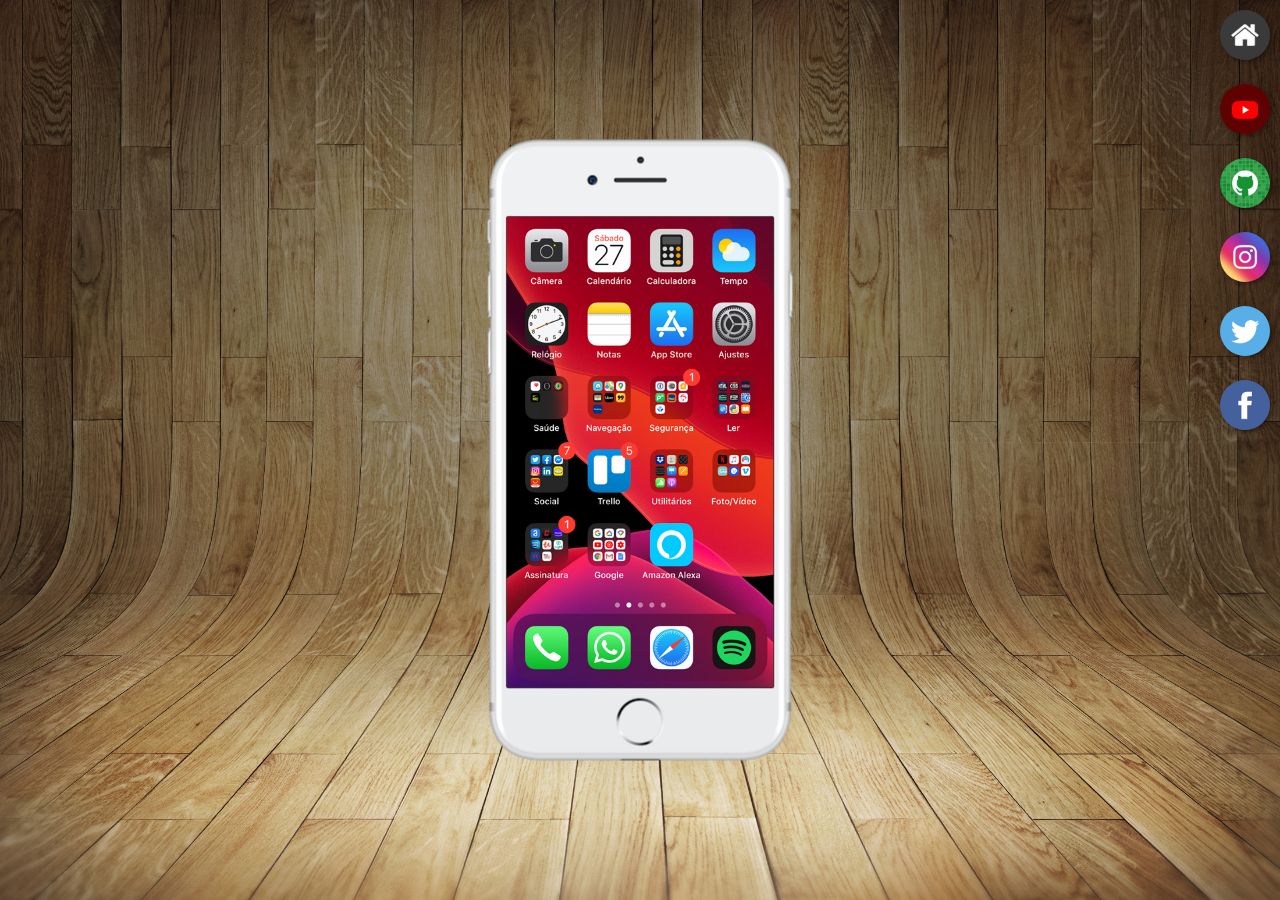
<file: index.html>
<!DOCTYPE html>
<html lang="pt-br">
<head>
  <meta charset="UTF-8">
  <meta http-equiv="X-UA-Compatible" content="IE=edge">
  <meta name="viewport" content="width=device-width, initial-scale=1.0">
  <link rel="shortcut icon" href="favicon.ico" type="image/x-icon">
  <link rel="stylesheet" href="estilos/style.css">
  <title>Projeto Redes Sociais</title>
</head>

<body>

  <main>

    <section id="telefone">
      <iframe src="home.html" frameborder="0" name="tela" id="tela">
        Seu navegador não é compatível com isso.
      </iframe>
    </section>

    <section id="redes-sociais">
      <a href="home.html" target="tela"><img src="imagens/logo-home.jpg" alt="Home"></a><br>

      <a href="youtube.html" target="tela"><img src="imagens/logo-youtube.jpg" alt="Youtube"></a><br>

      <a href="github.html" target="tela"><img src="imagens/logo-github.jpg" alt="Github"></a><br>

      <a href="instagram.html" target="tela"><img src="imagens/logo-instagram.jpg" alt="Instagram"></a><br>

      <a href="twitter.html" target="tela"><img src="imagens/logo-twitter.jpg" alt="Twitter"></a><br>

      <a href="facebook.html" target="tela"><img src="imagens/logo-facebook.jpg" alt="Facebook"></a><br>
      
    </section>

  </main>

</body>

</html>
</file>
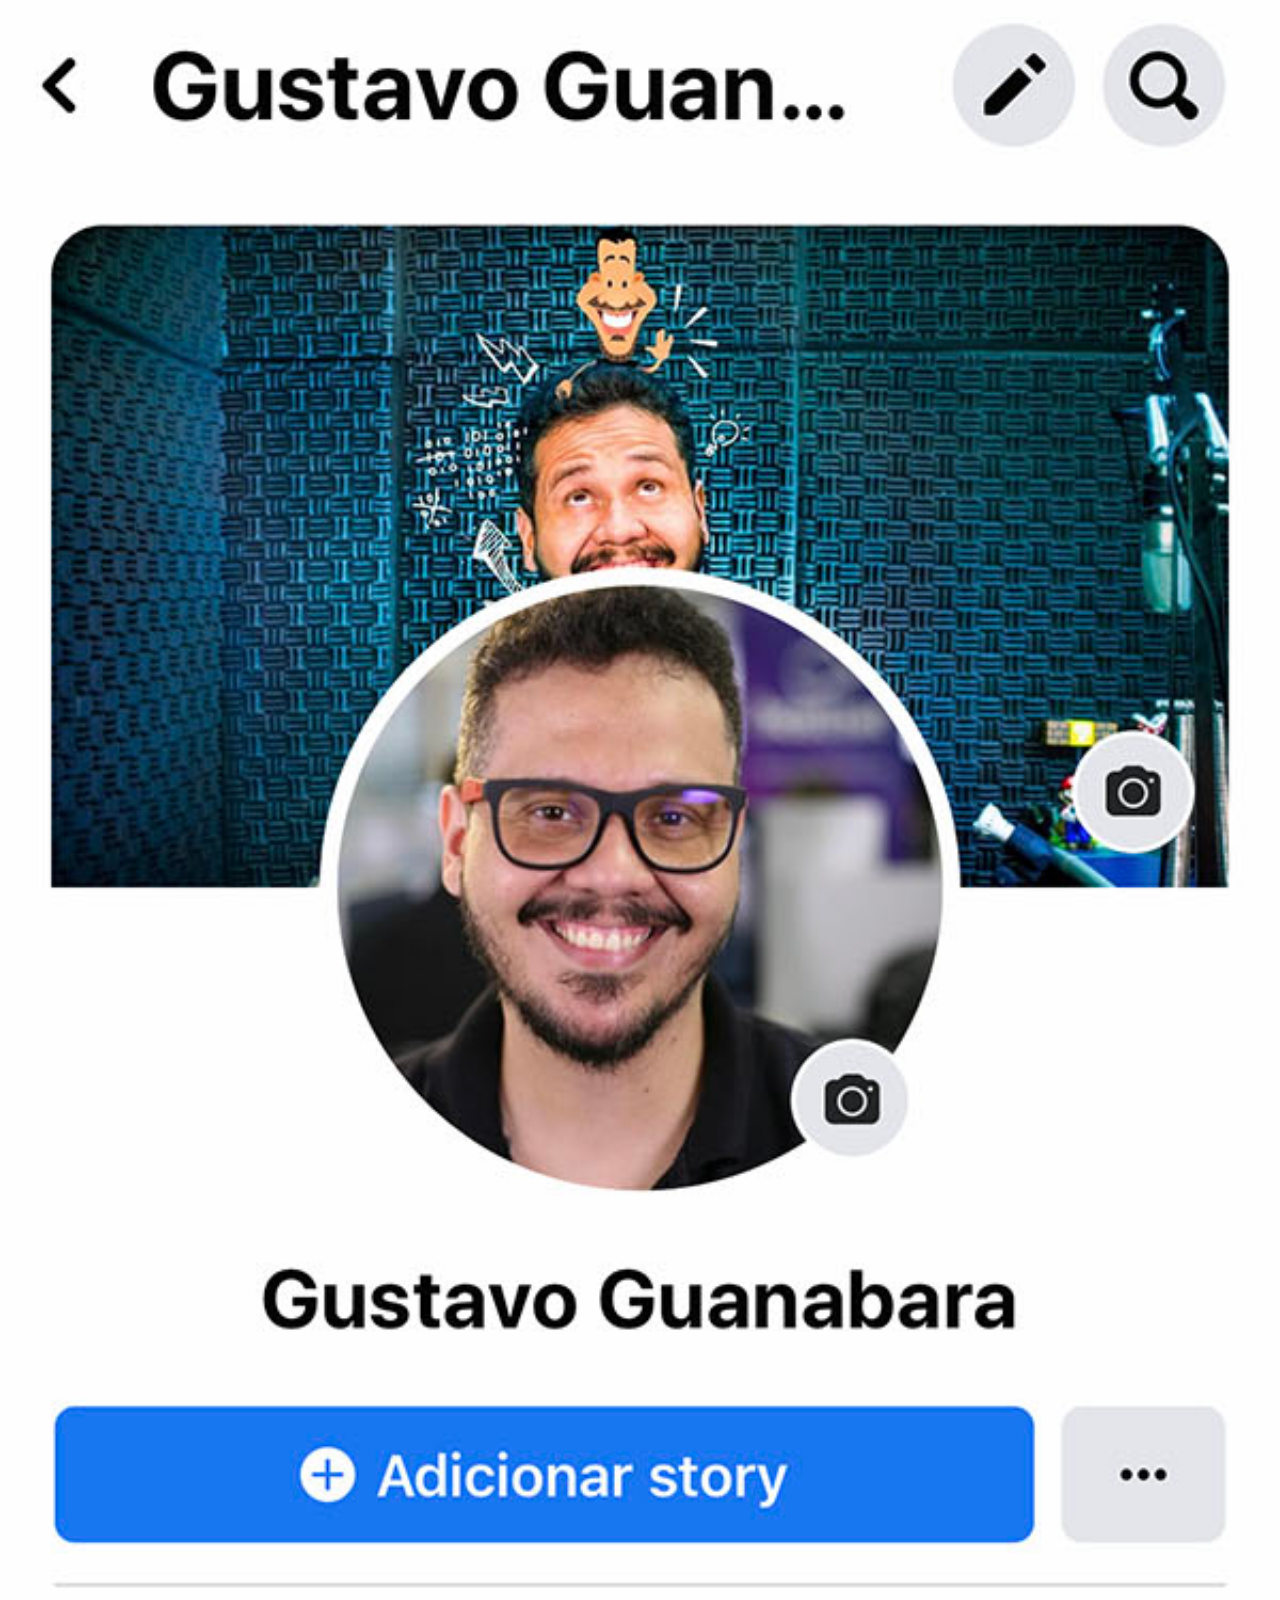
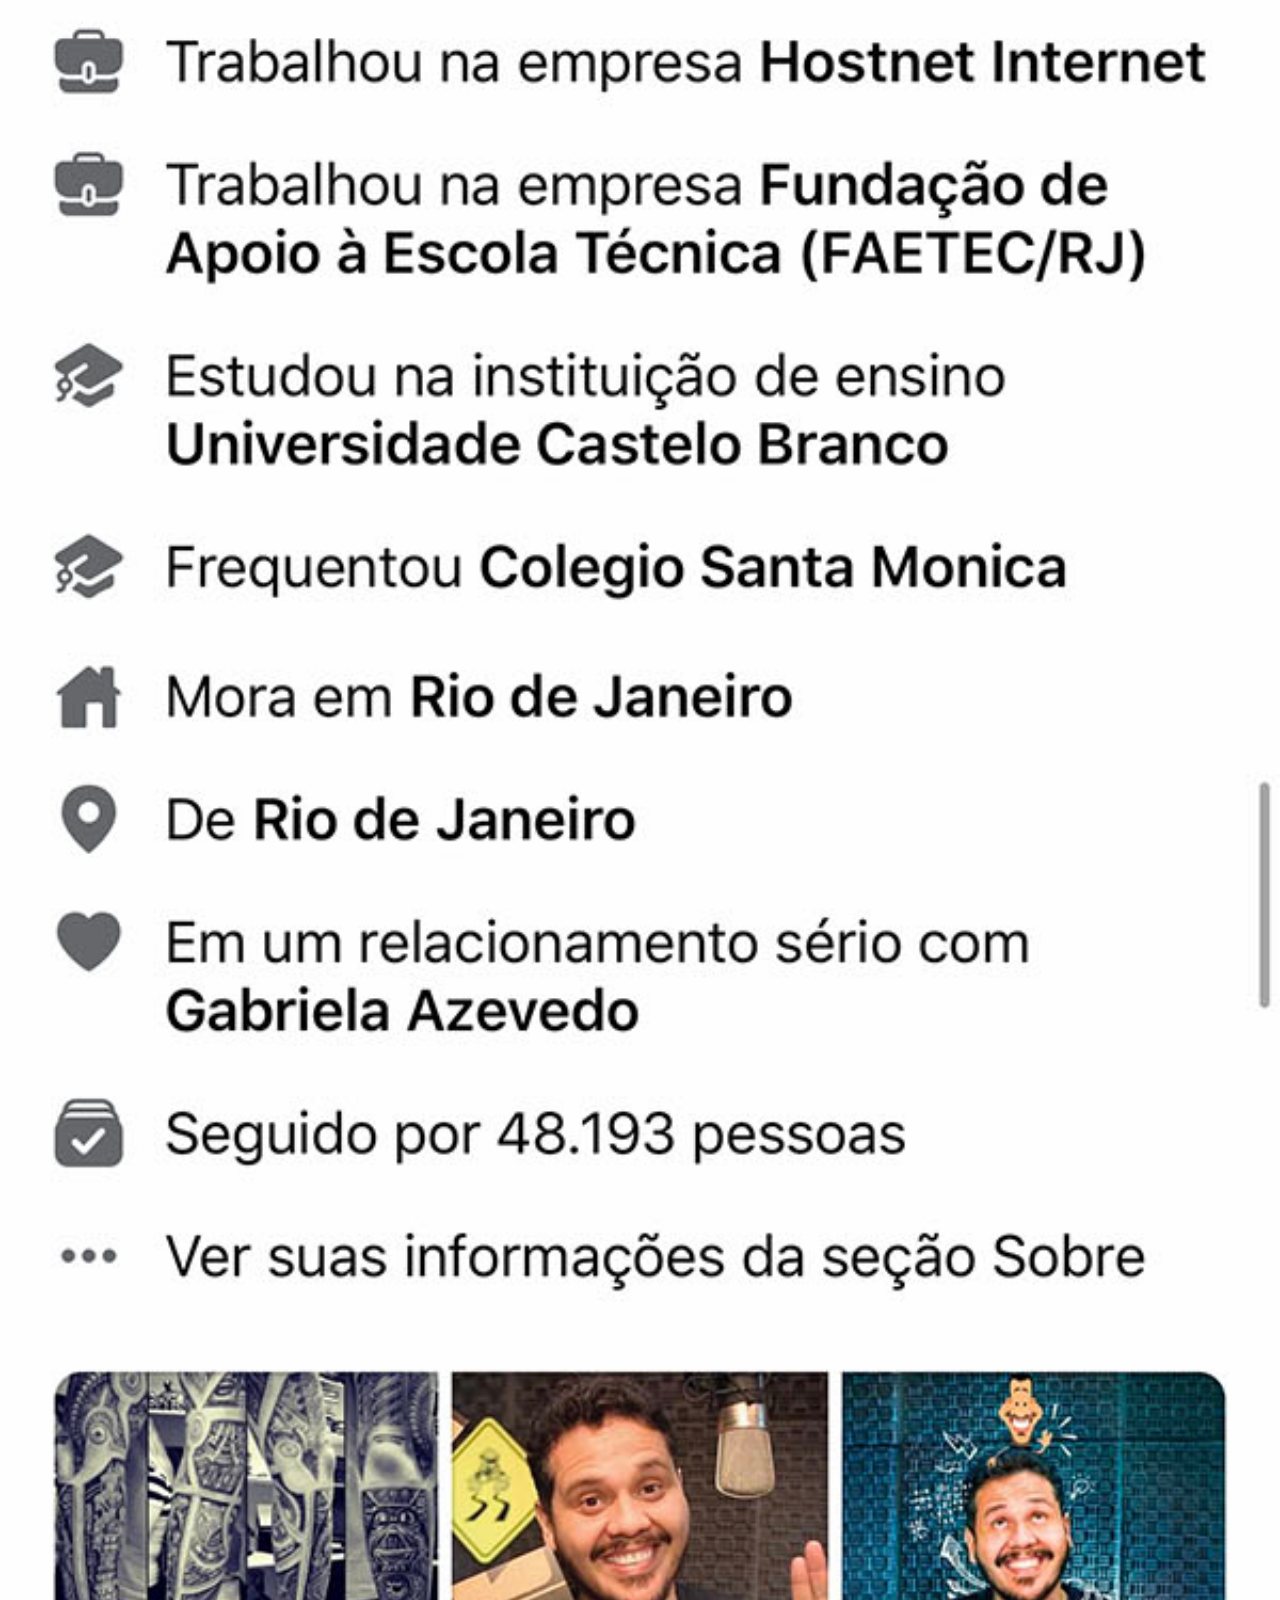
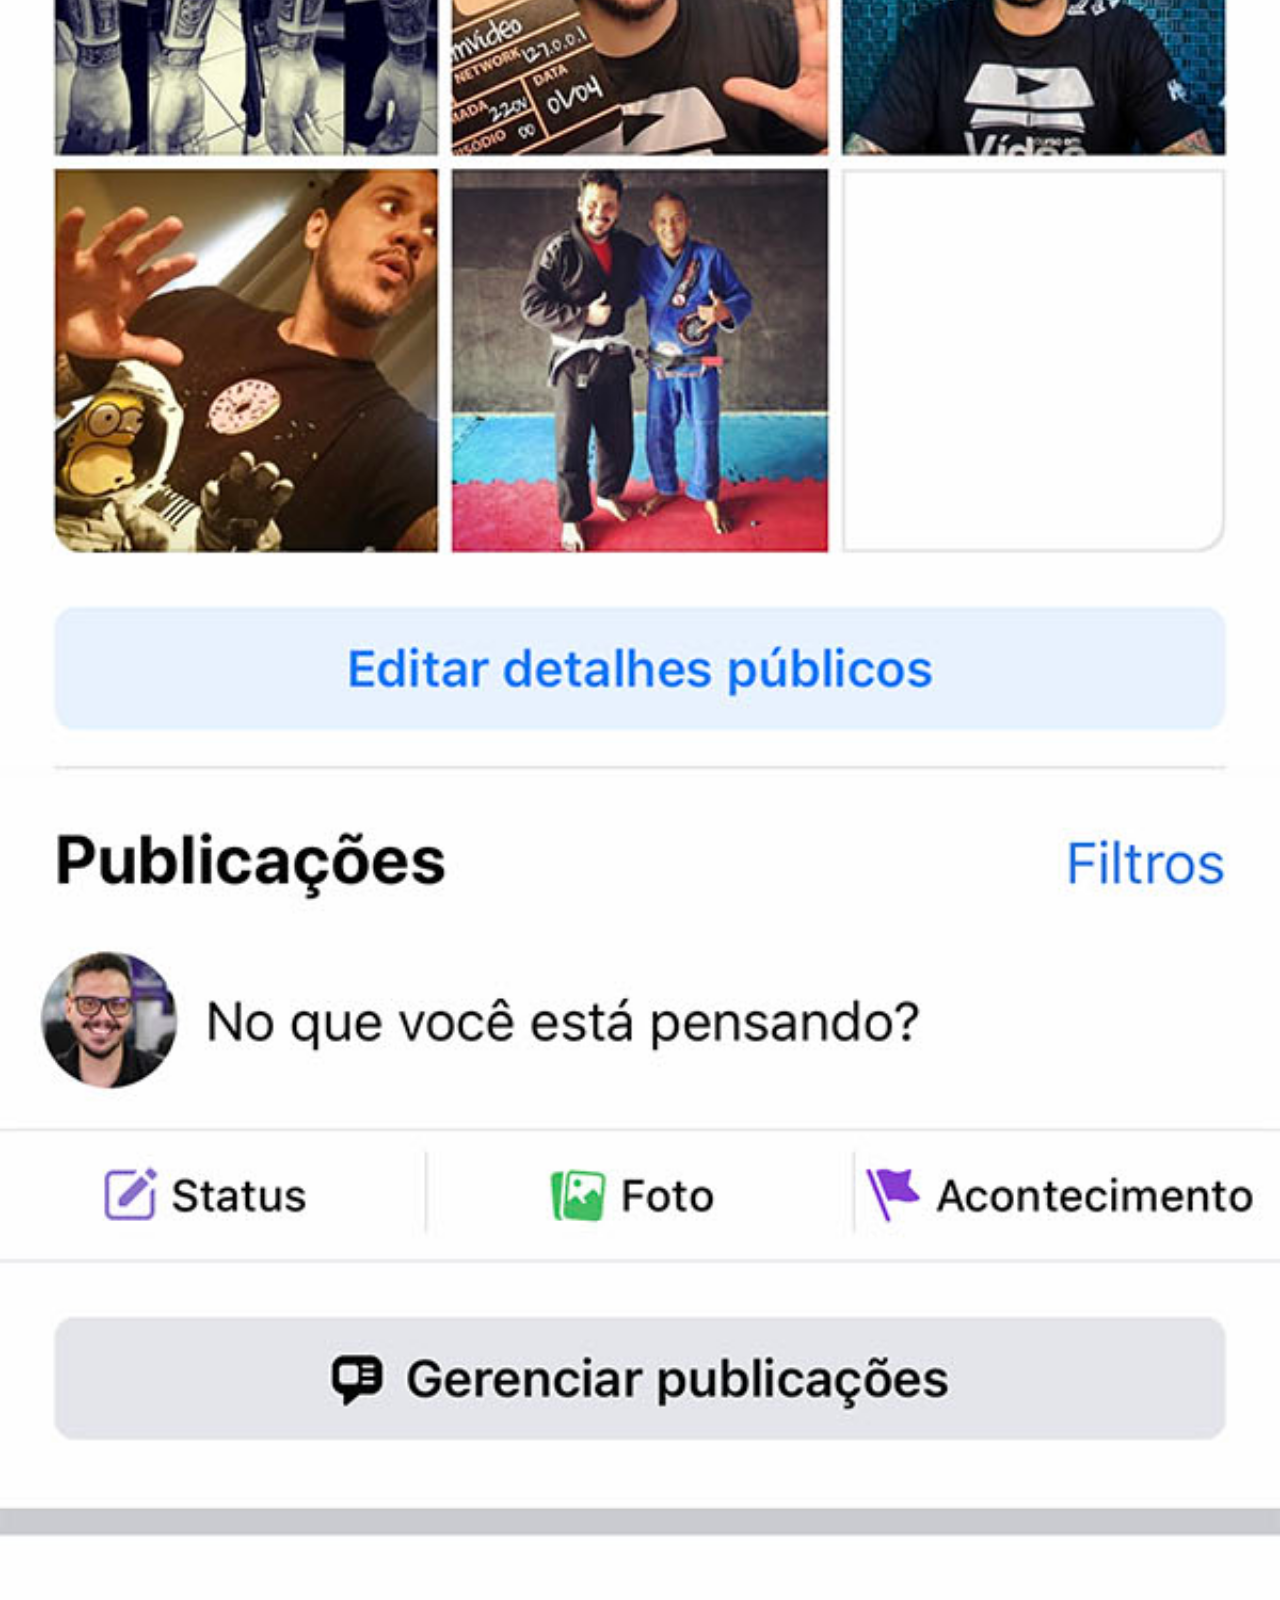
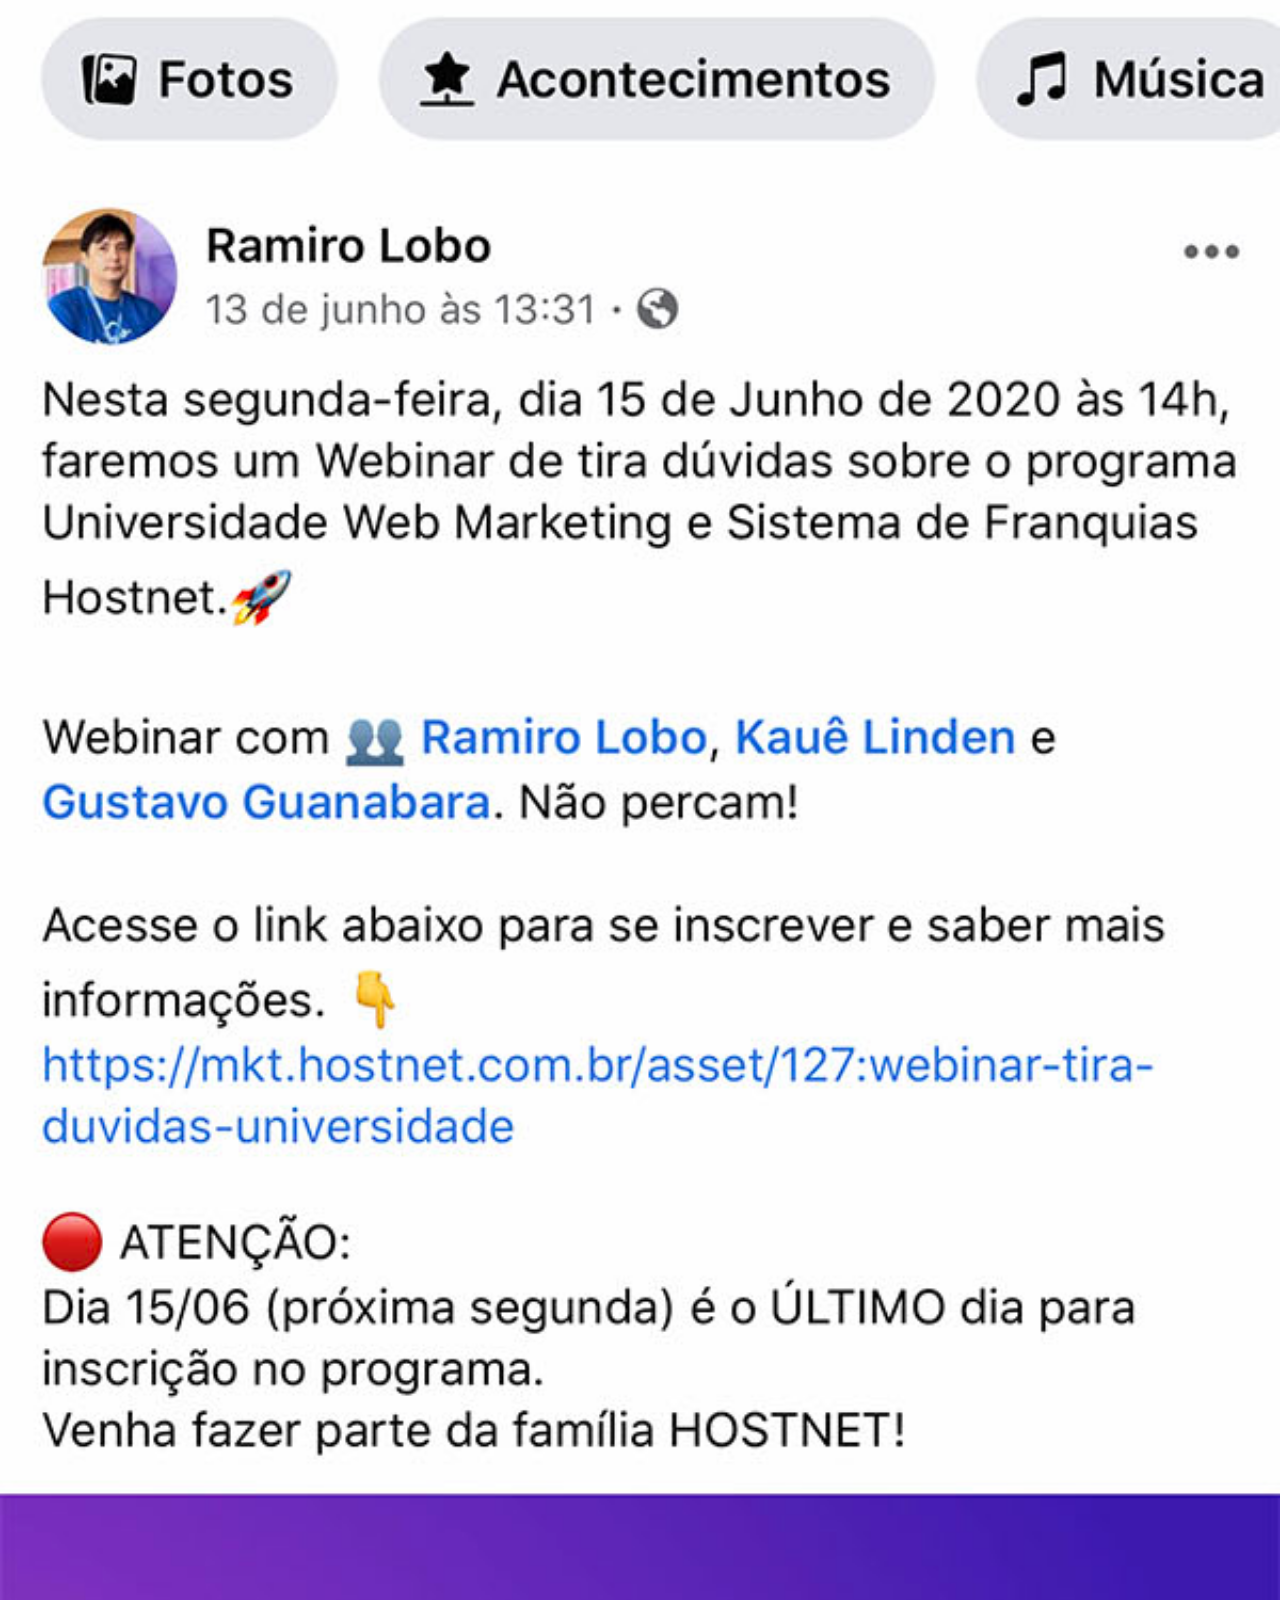
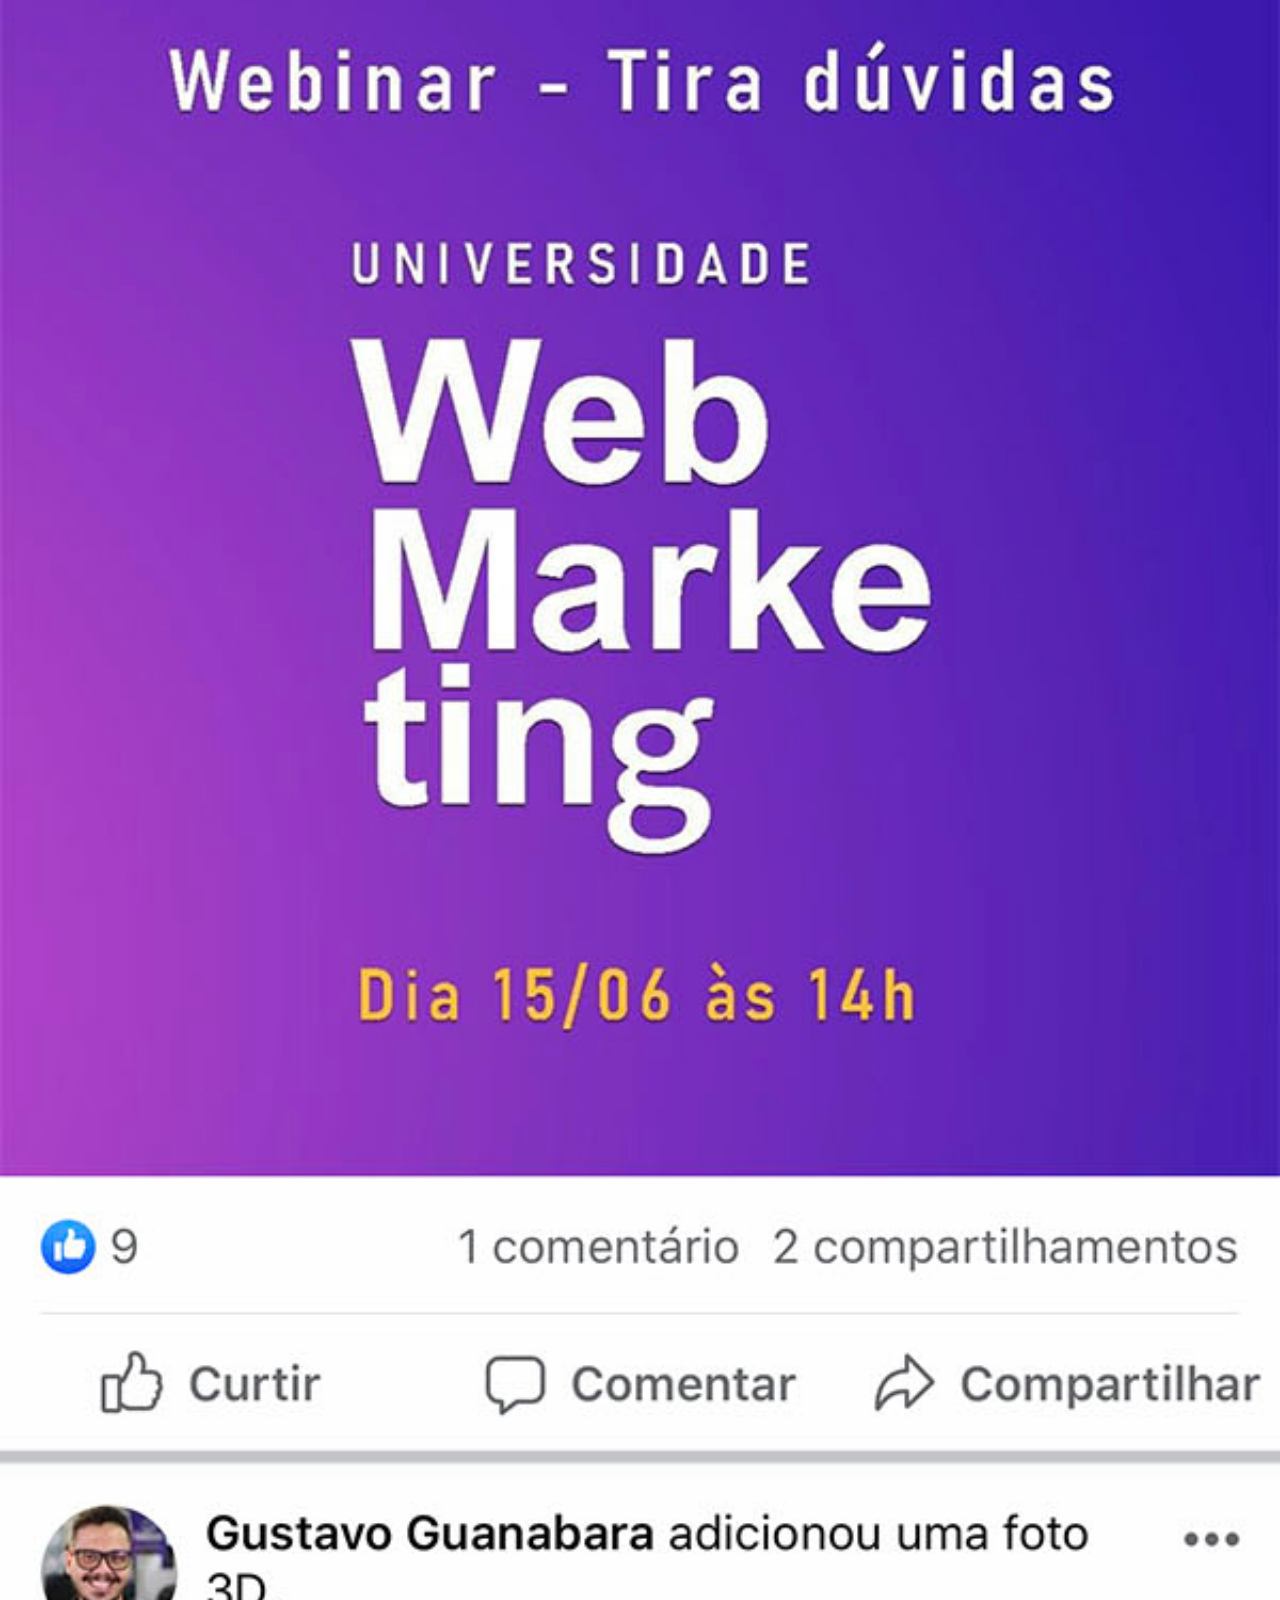
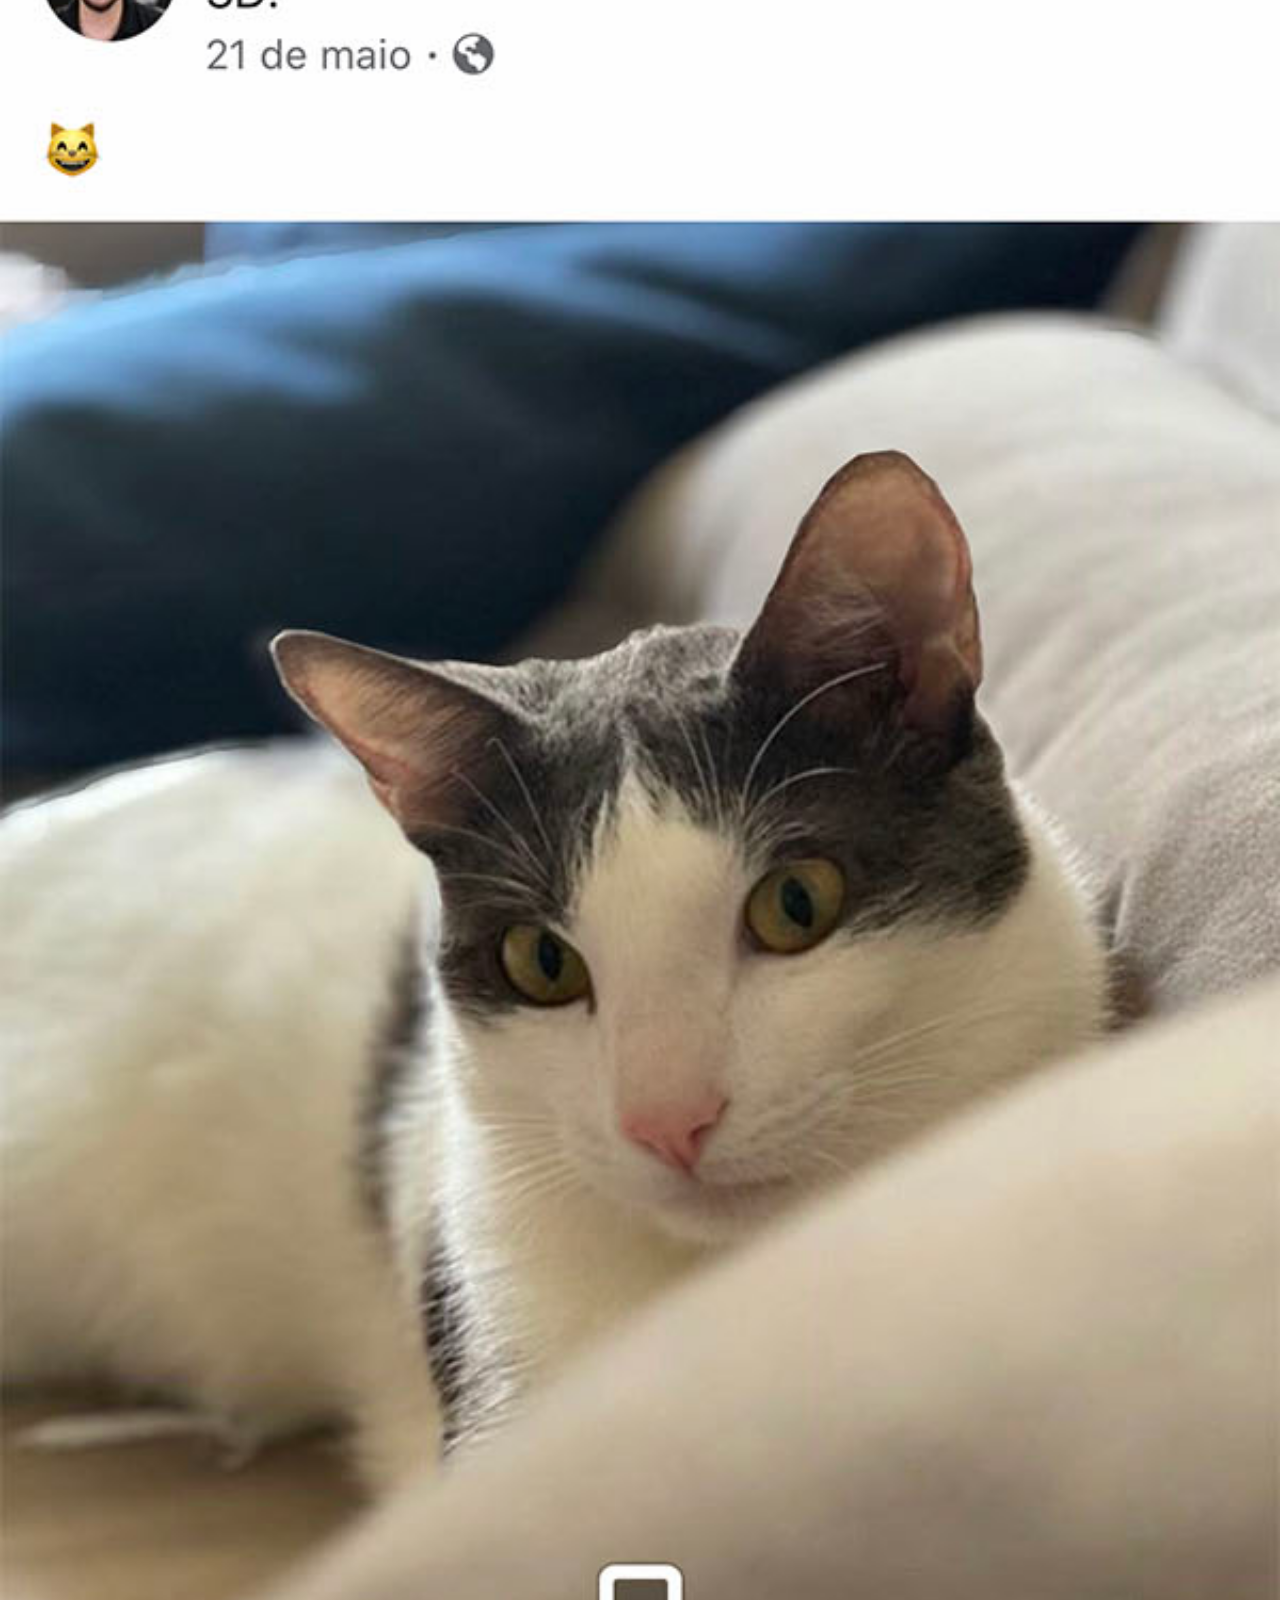
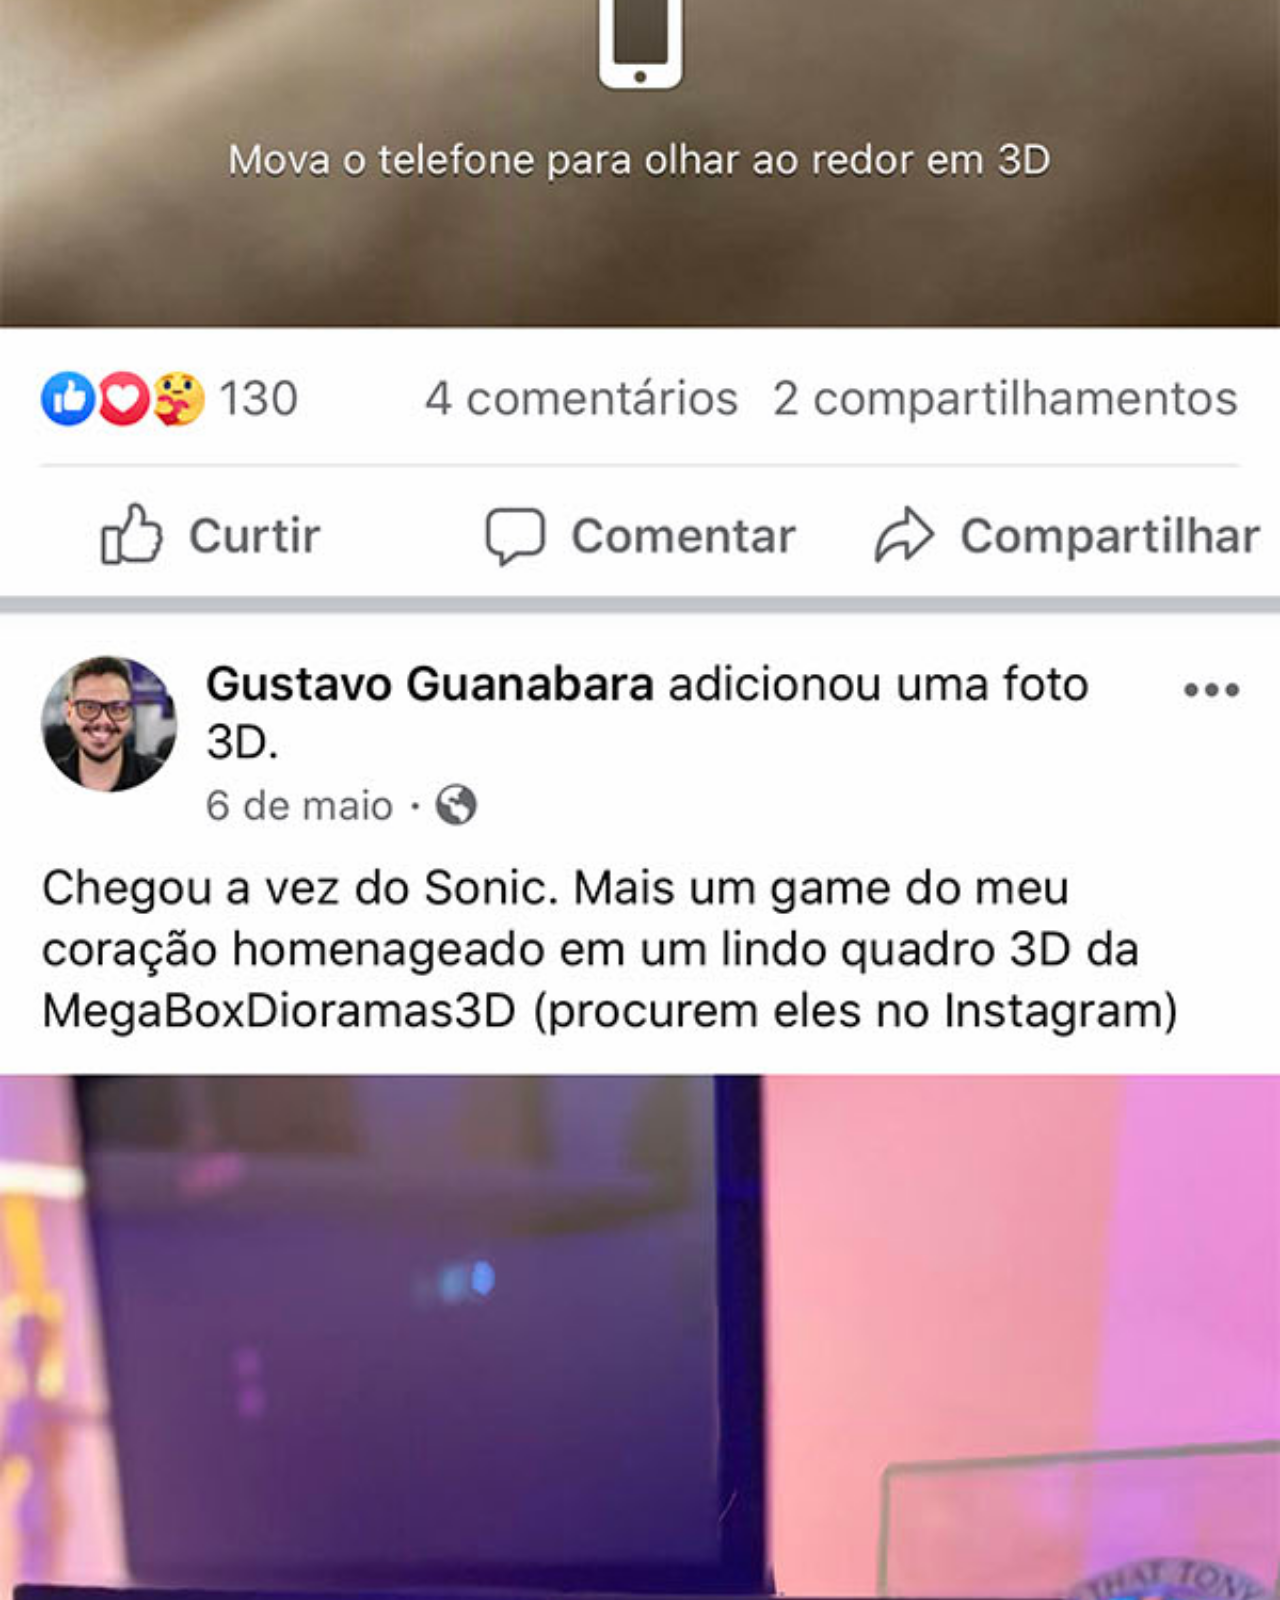
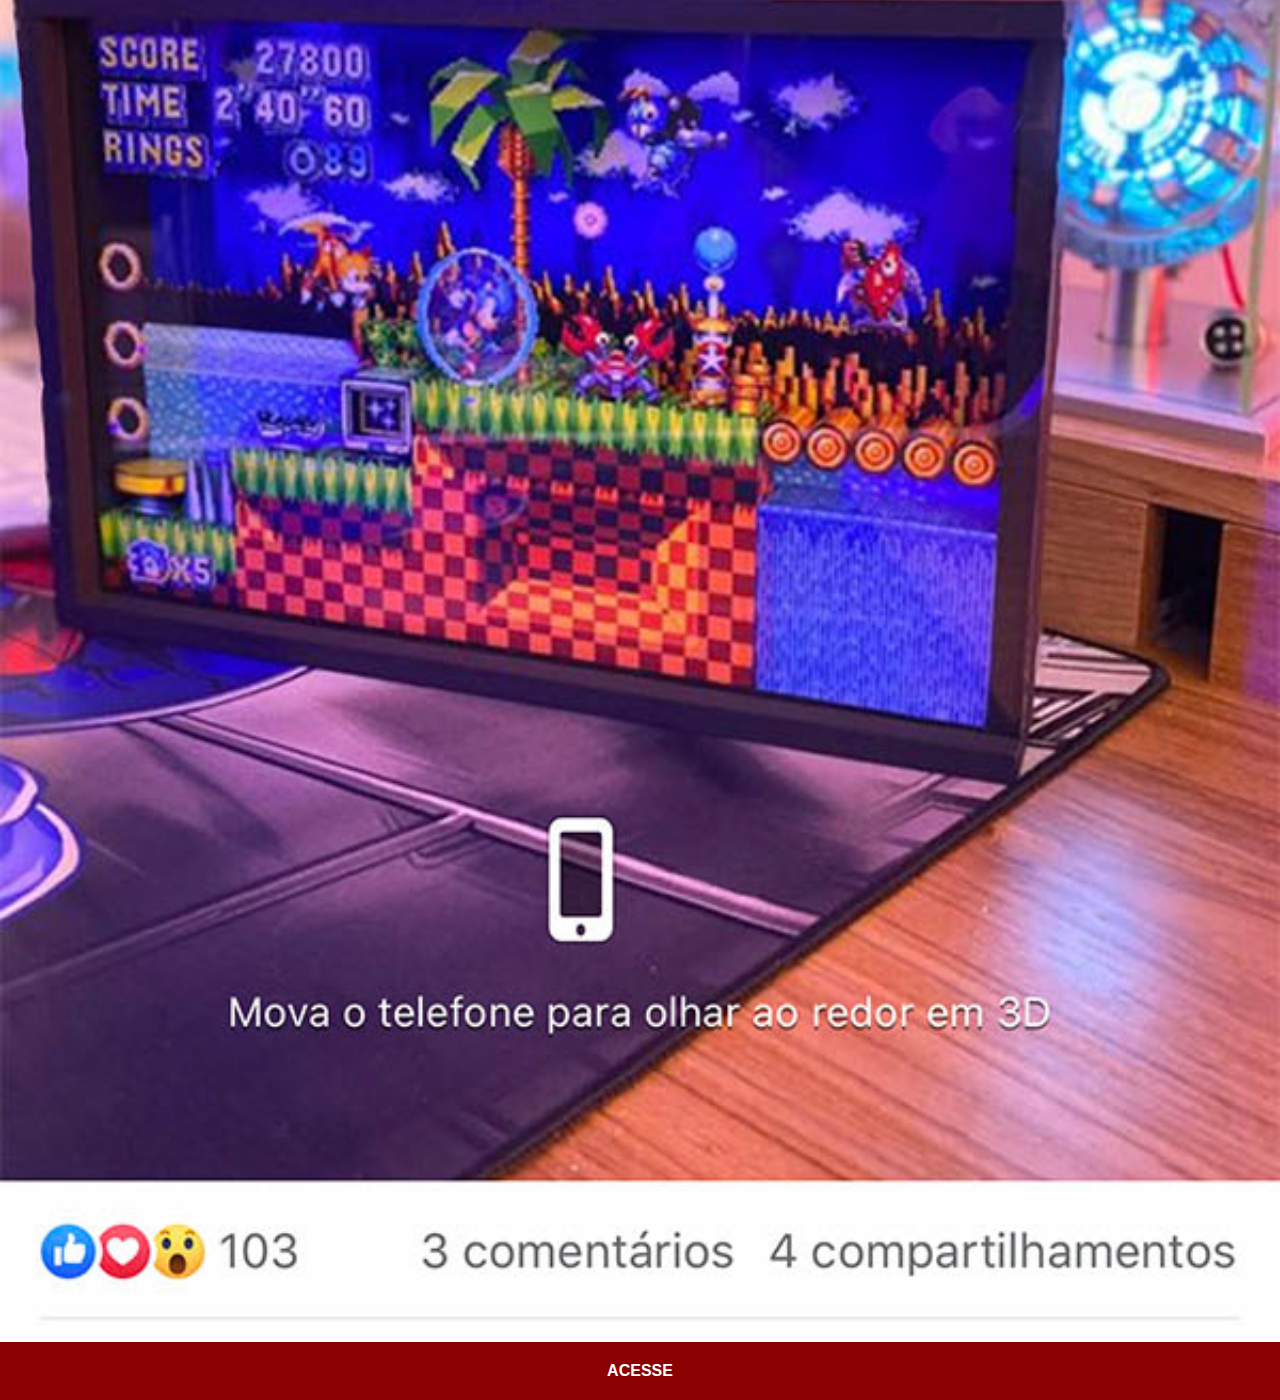
<file: facebook.html>
<!DOCTYPE html>
<html lang="pt-br">
<head>
  <meta charset="UTF-8">
  <meta http-equiv="X-UA-Compatible" content="IE=edge">
  <meta name="viewport" content="width=device-width, initial-scale=1.0">
  <link rel="stylesheet" href="estilos/social.css">
  <title>Facebook</title>
</head>

<body>

  <img src="imagens/tela-facebook.jpg" alt="Facebook">

  <a href="https://pt-br.facebook.com/" target="_blank">ACESSE</a>

</body>

</html>
</file>
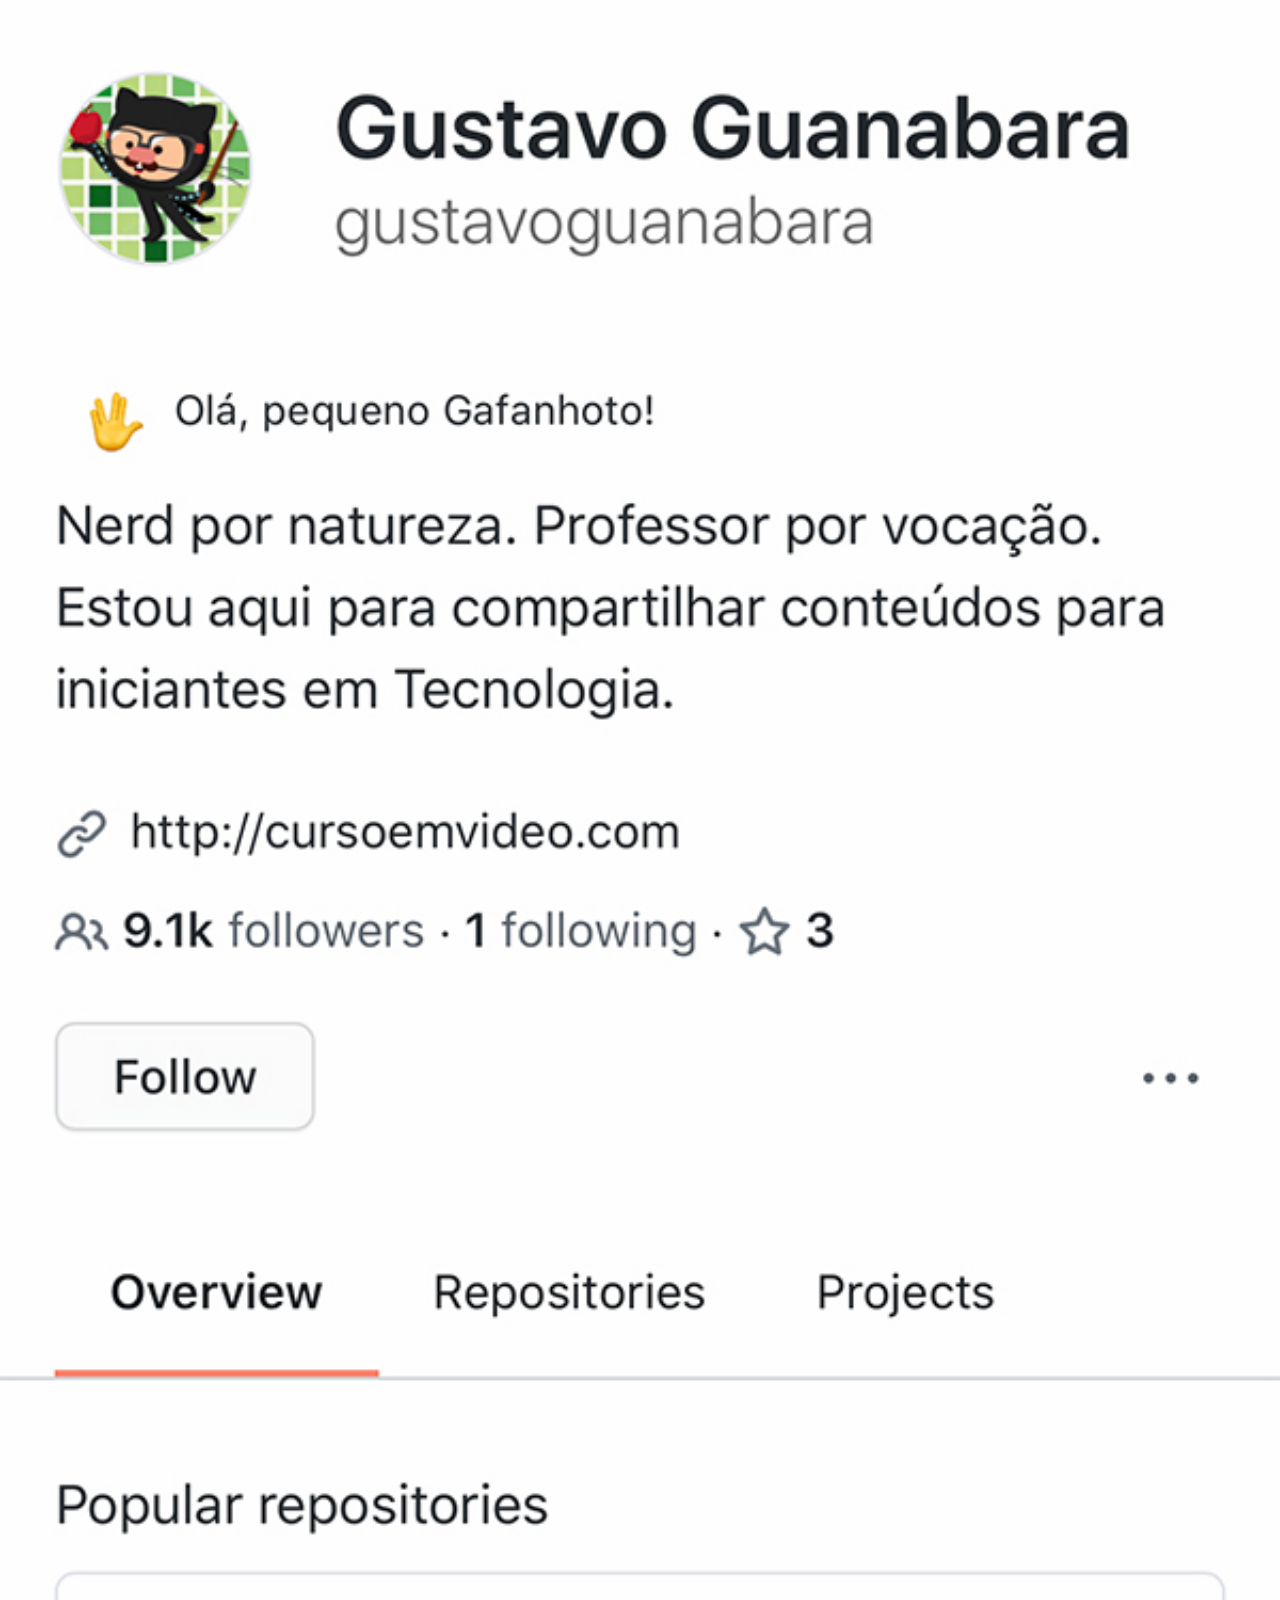
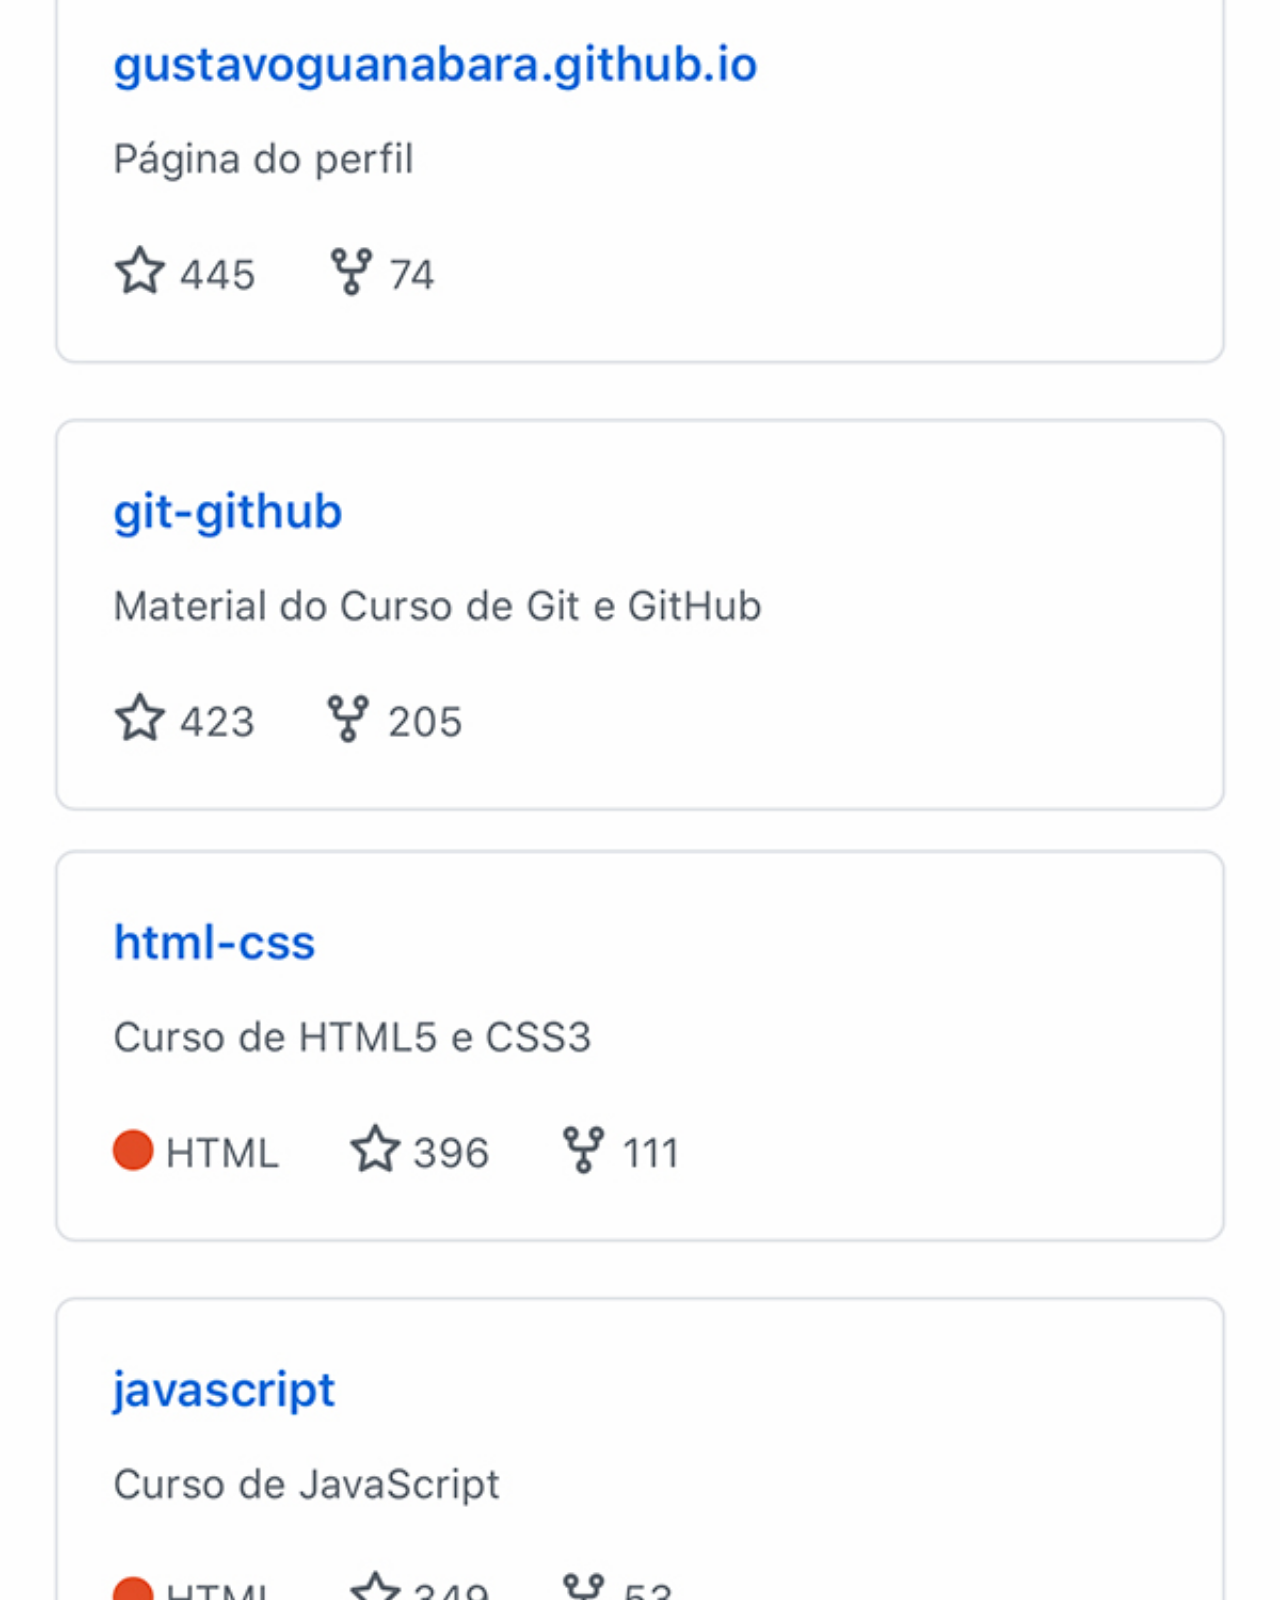
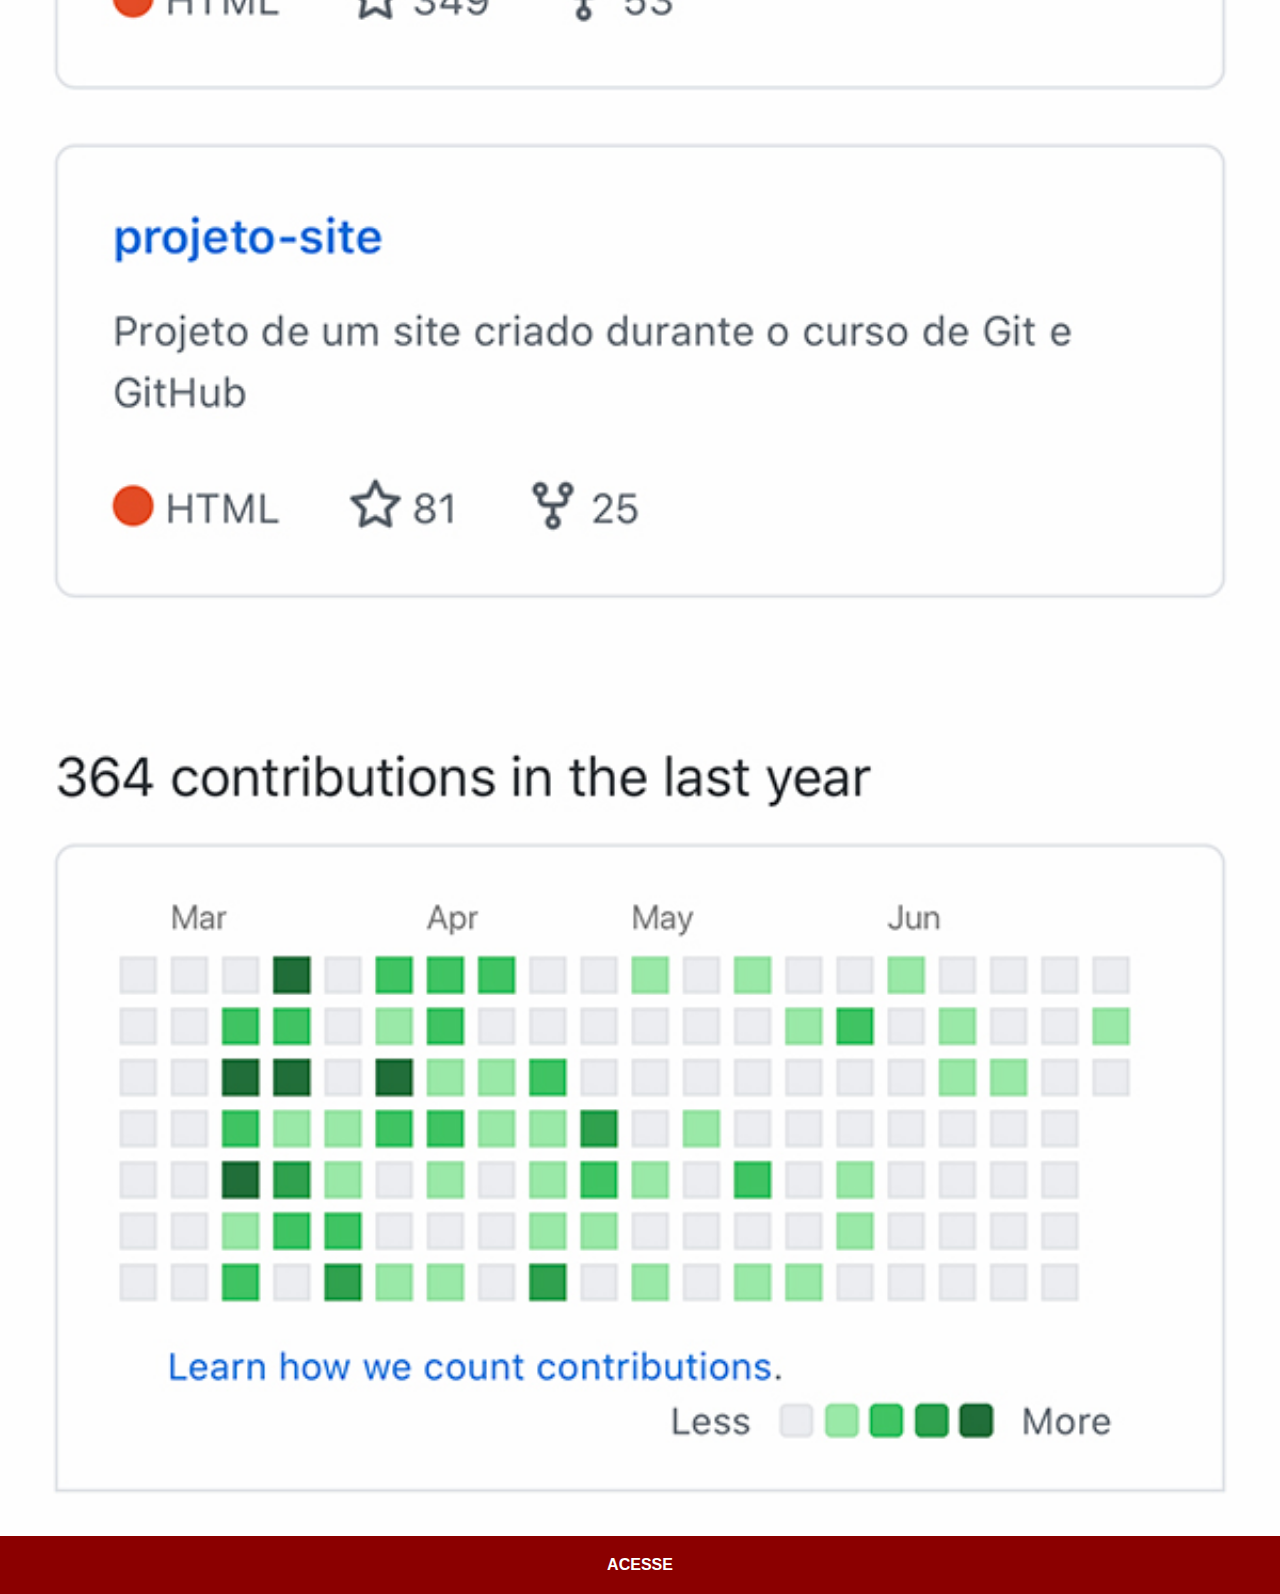
<file: github.html>
<!DOCTYPE html>
<html lang="pt-br">
<head>
  <meta charset="UTF-8">
  <meta http-equiv="X-UA-Compatible" content="IE=edge">
  <meta name="viewport" content="width=device-width, initial-scale=1.0">
  <link rel="stylesheet" href="estilos/social.css">
  <title>Github</title>
</head>

<body>

  <img src="imagens/tela-github.jpg" alt="Github">

  <a href="https://github.com/TiagoSouzaTS" target="_blank">ACESSE</a>

</body>

</html>
</file>
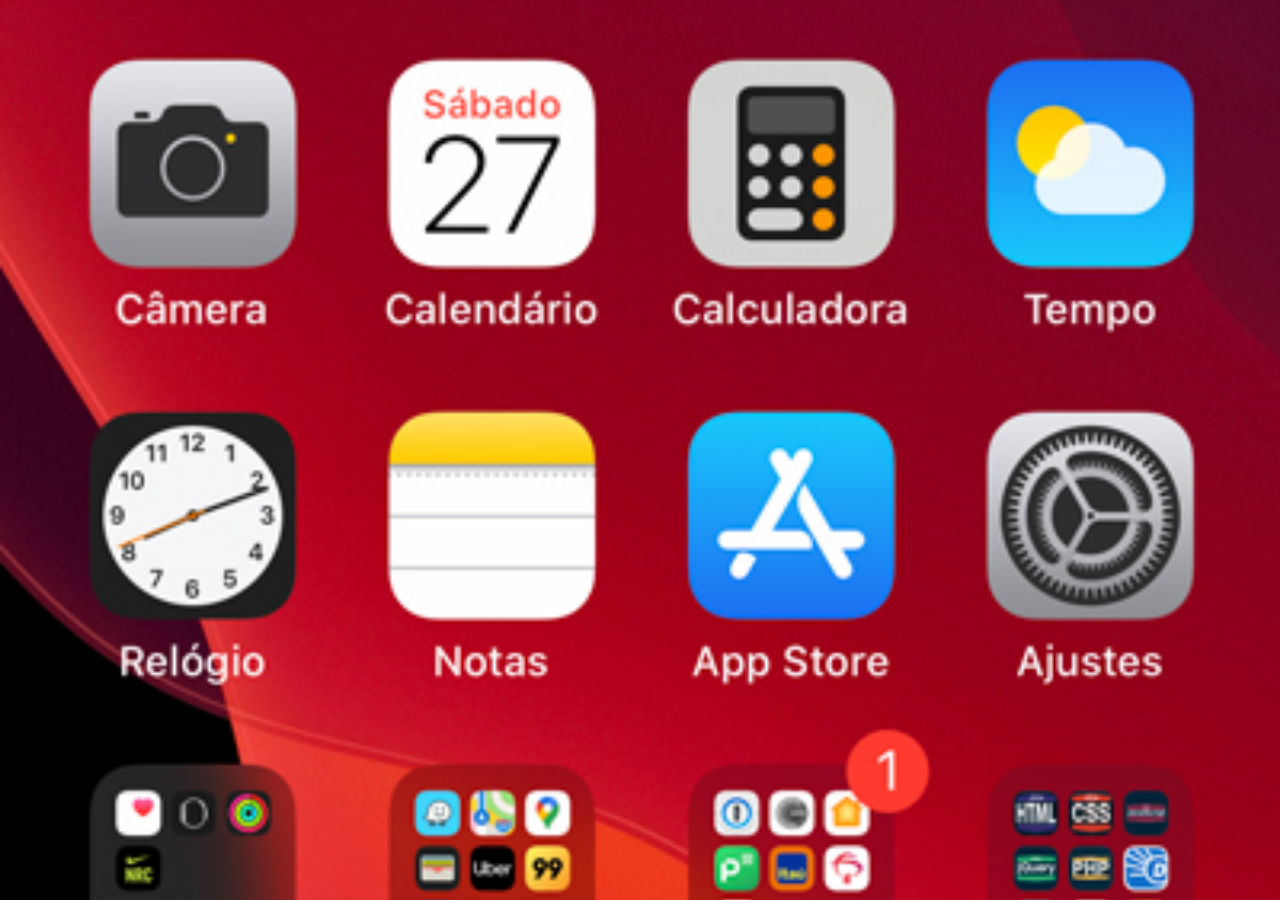
<file: home.html>
<!DOCTYPE html>
<html lang="pt-br">
<head>
  <meta charset="UTF-8">
  <meta http-equiv="X-UA-Compatible" content="IE=edge">
  <meta name="viewport" content="width=device-width, initial-scale=1.0">
  <title>Home</title>
</head>
  <style>
    *{
      margin: 0px;
      padding: 0px;
    }
    body {
      width: 100vw;
      height: 100vh;
      background: black url(imagens/tela-home.jpg) no-repeat top center/cover;
    }
  </style>
<body>
  
</body>
</html>
</file>
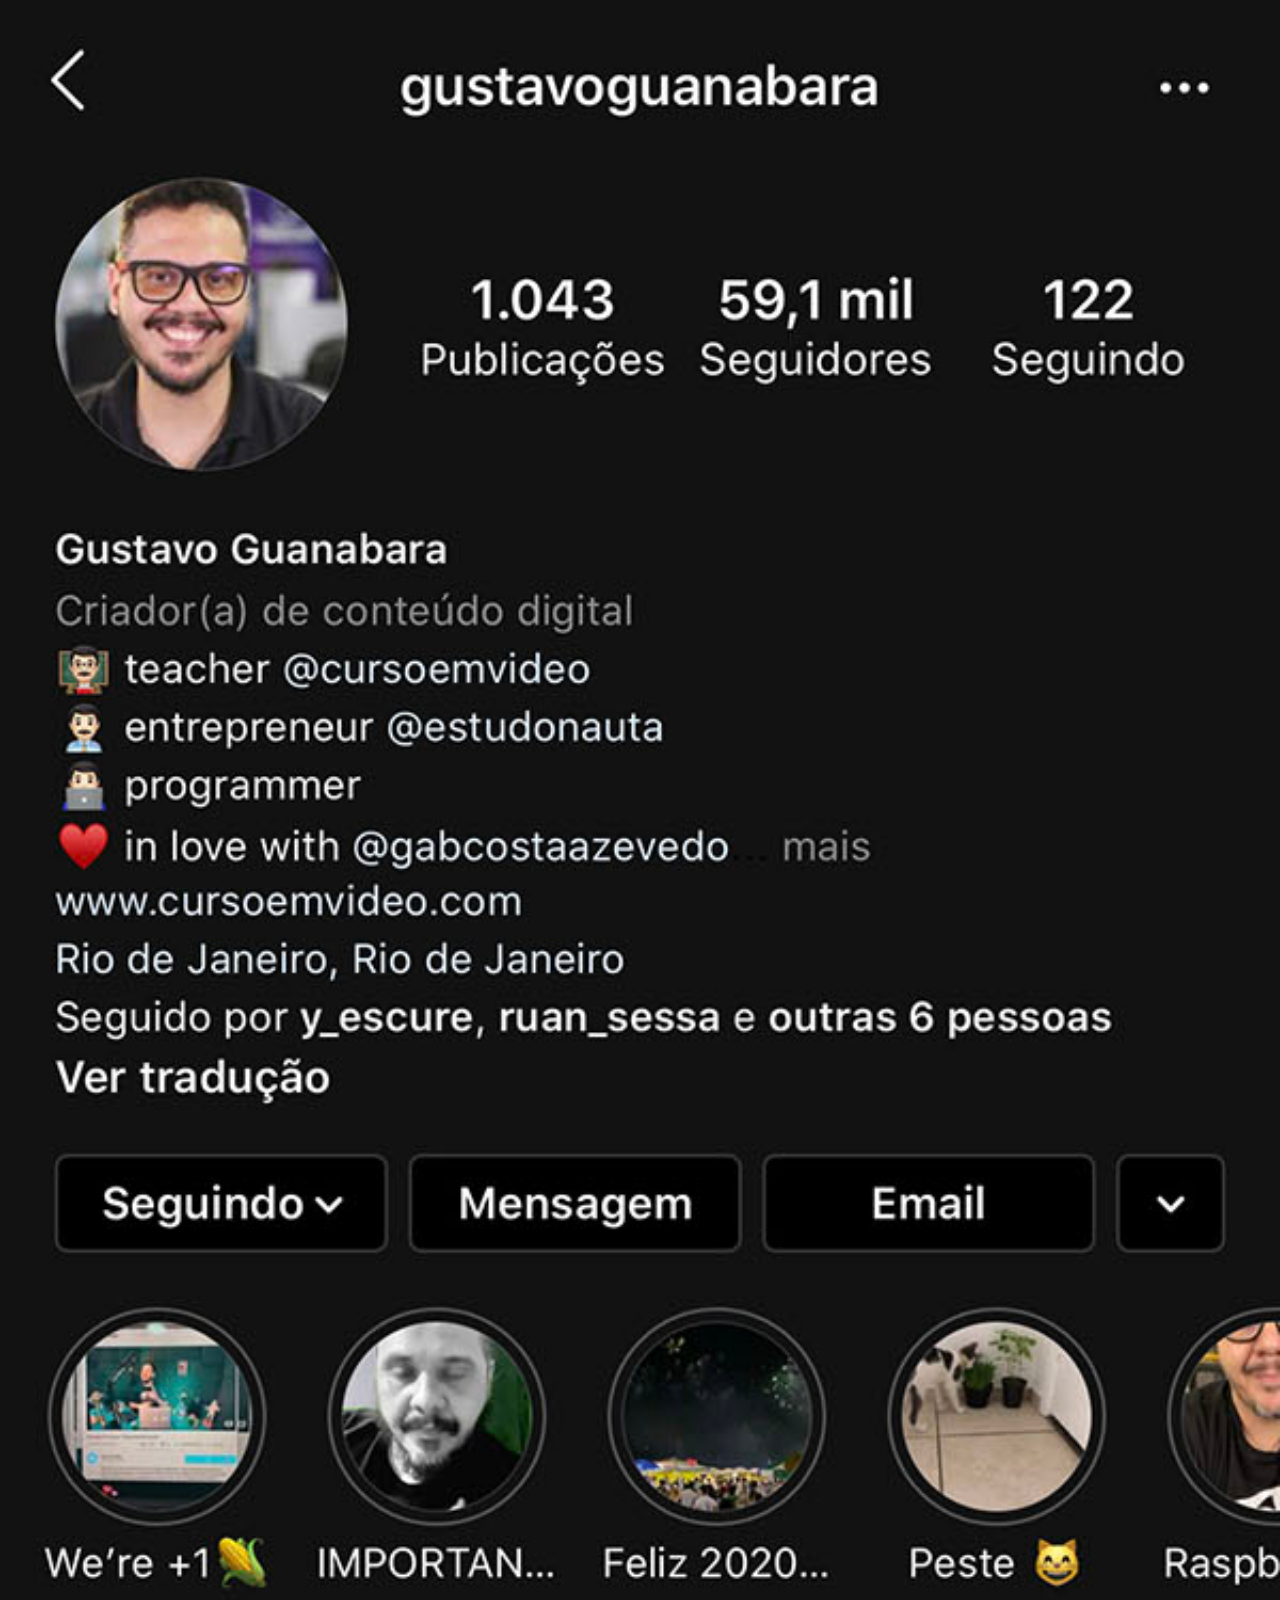
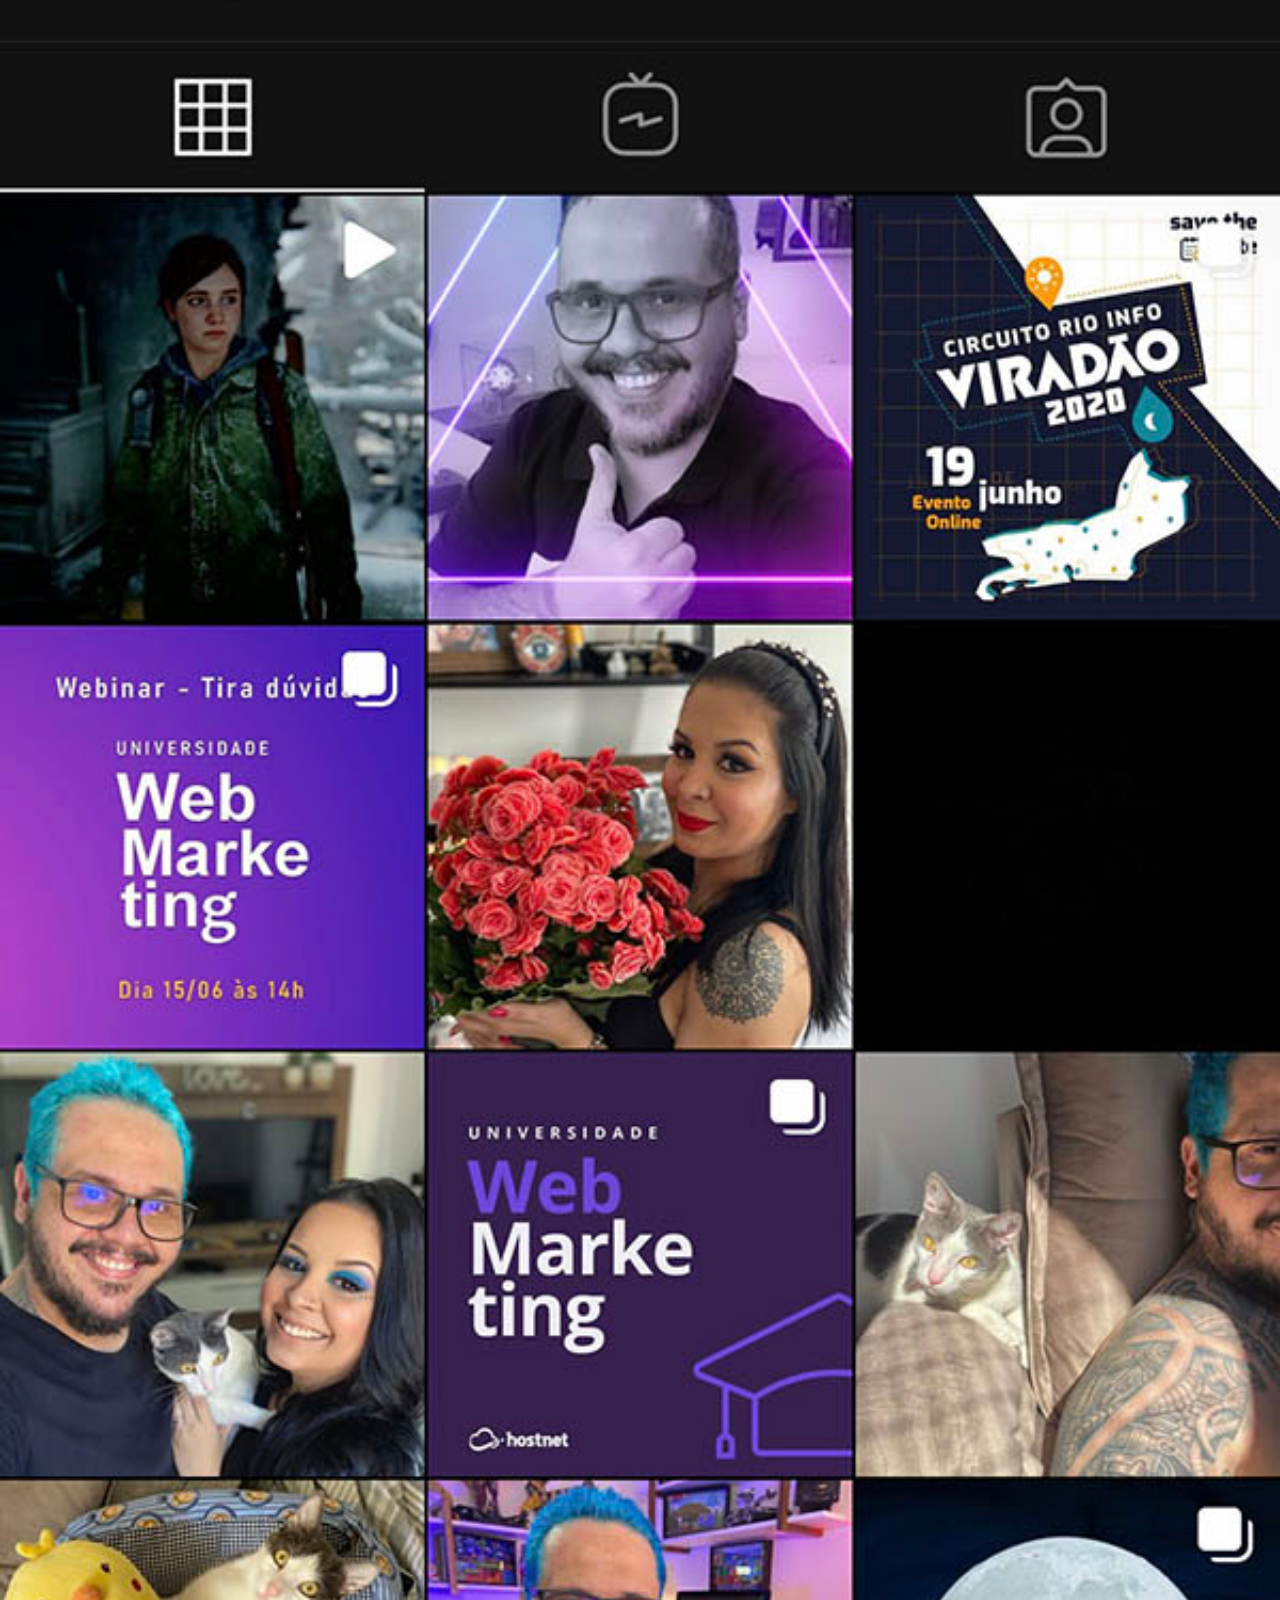
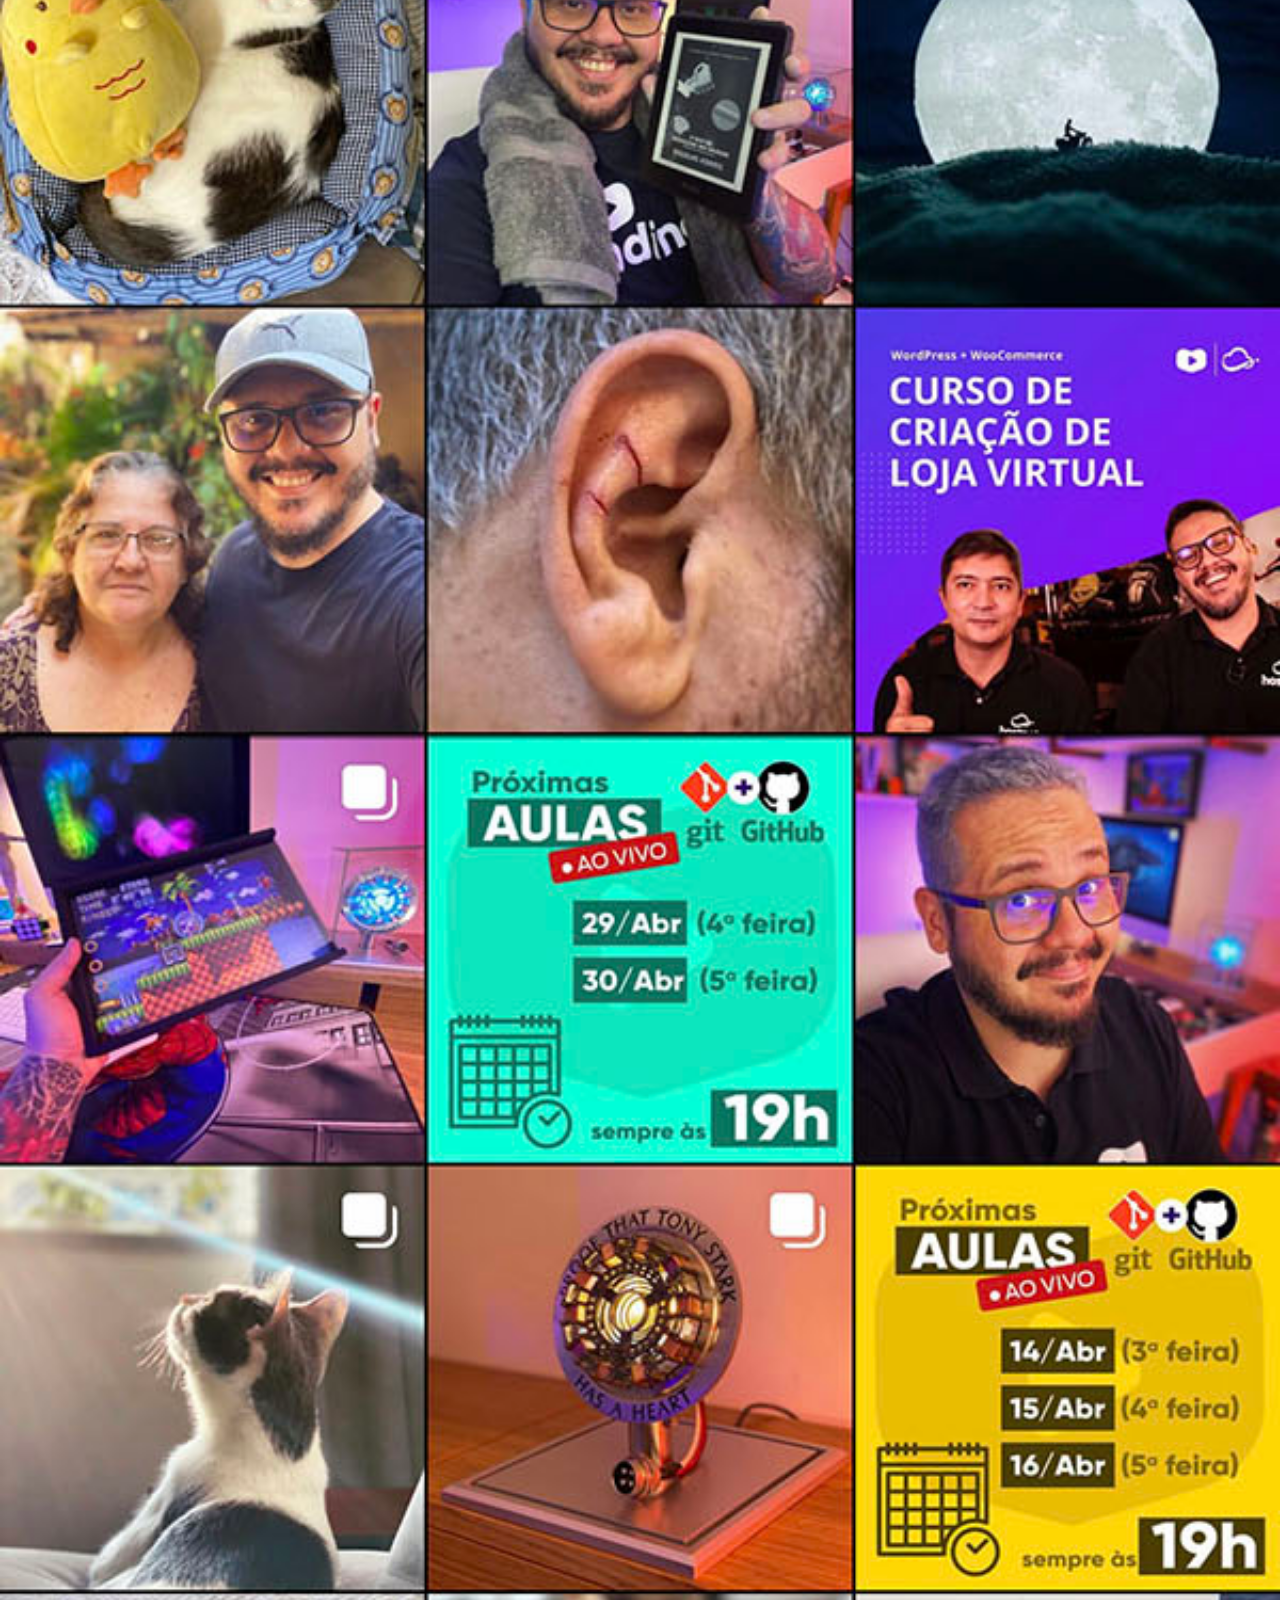
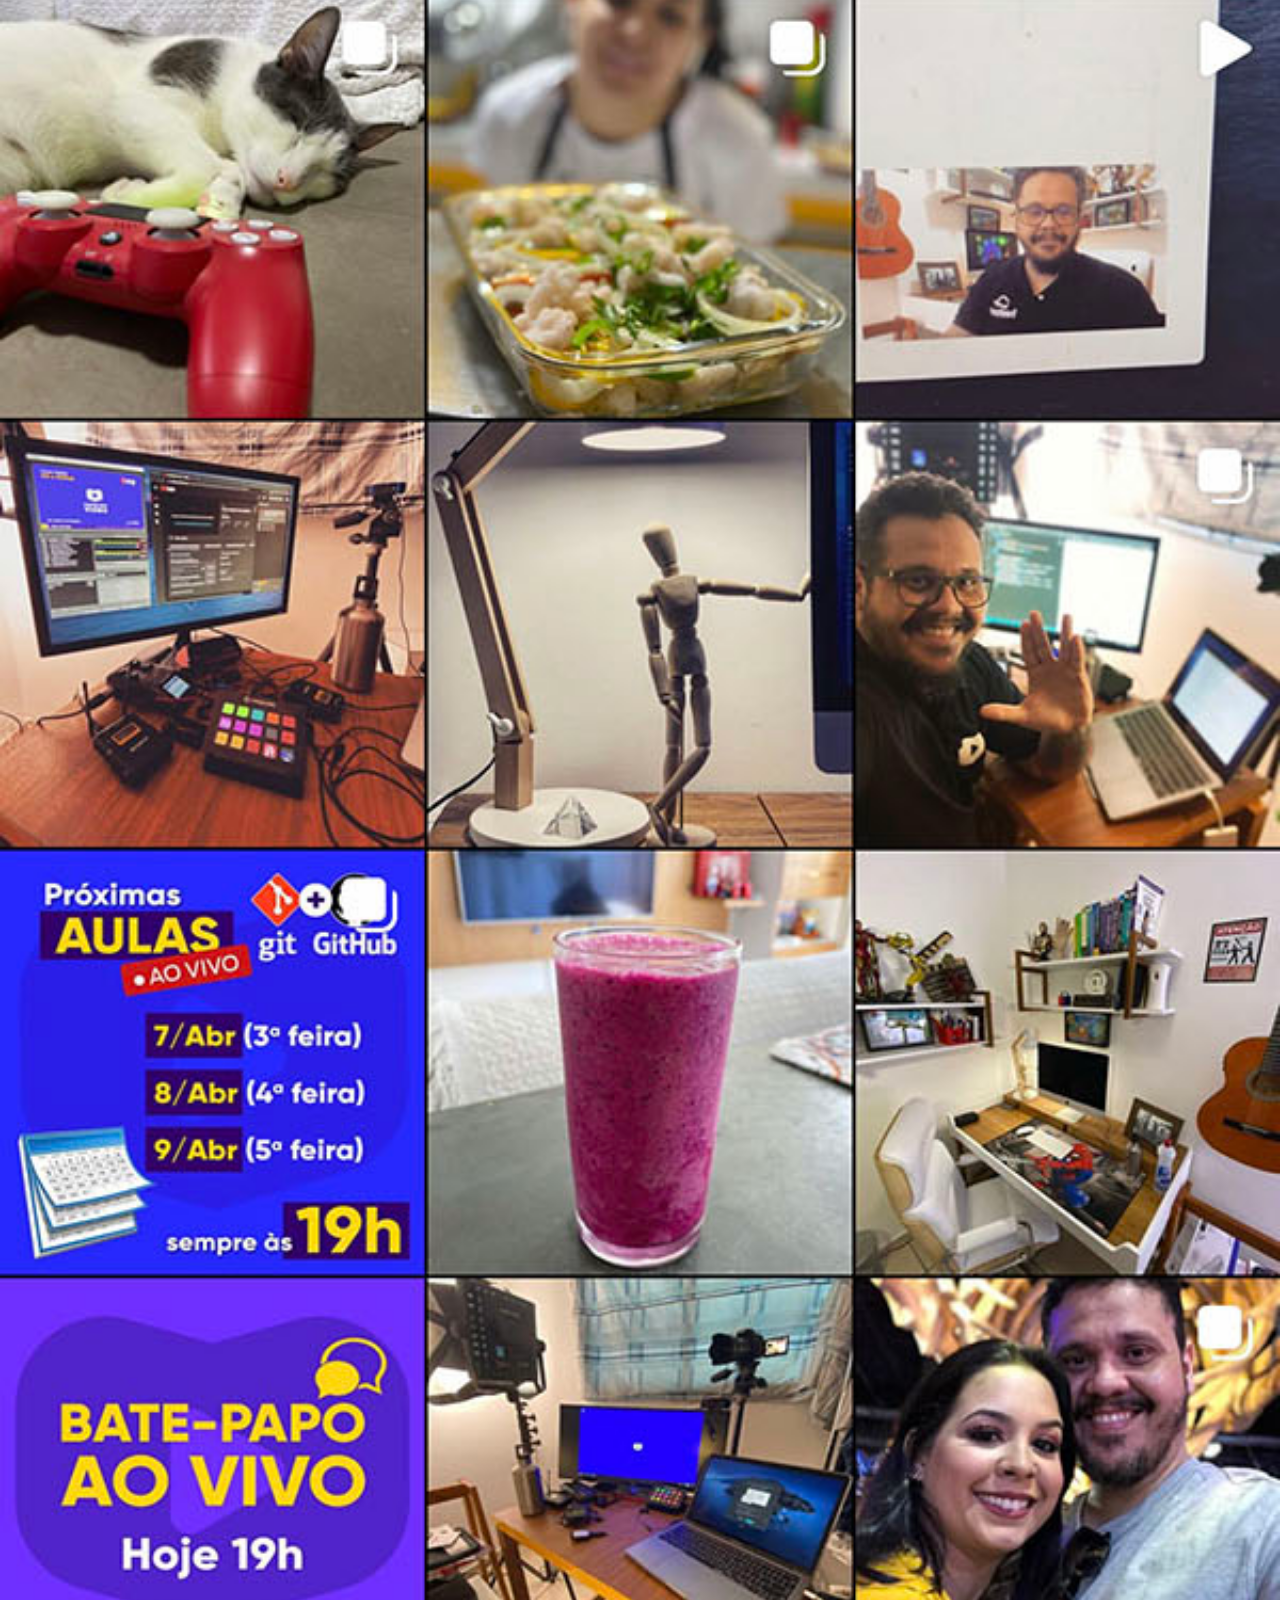
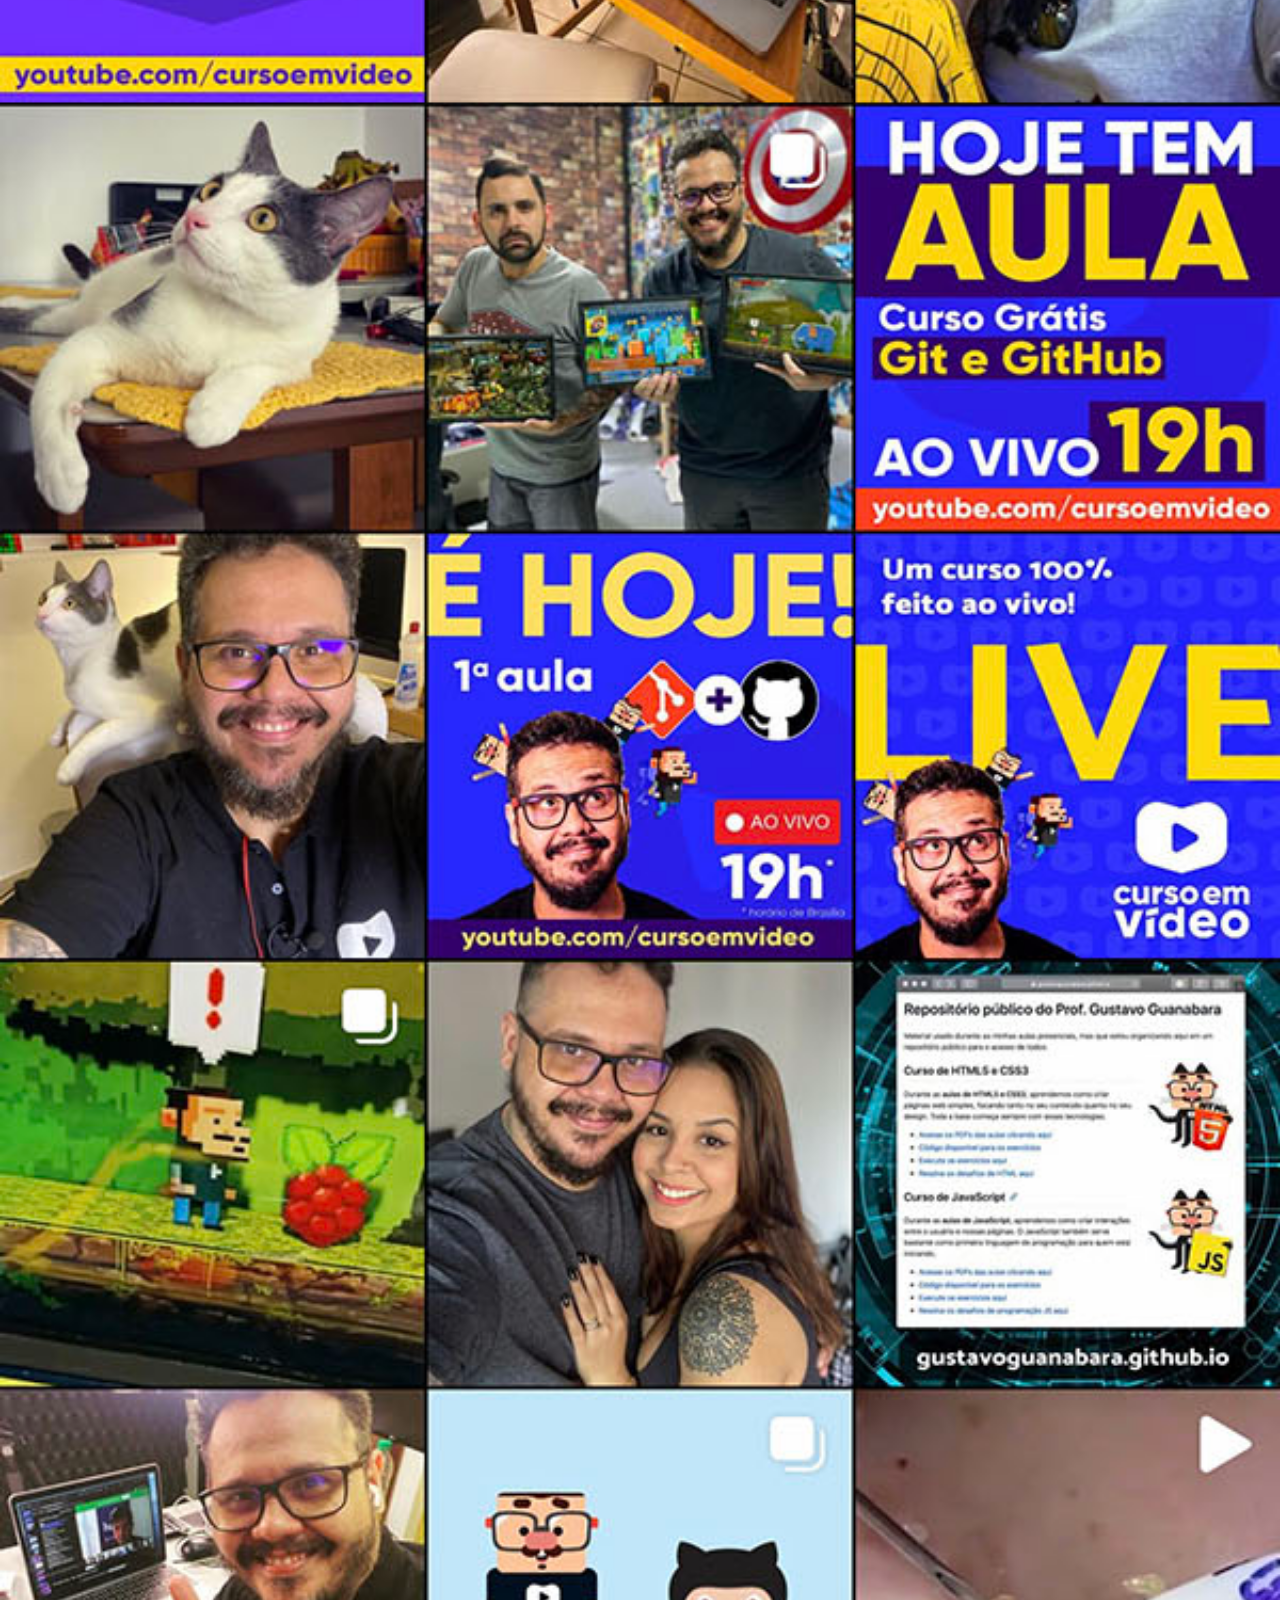
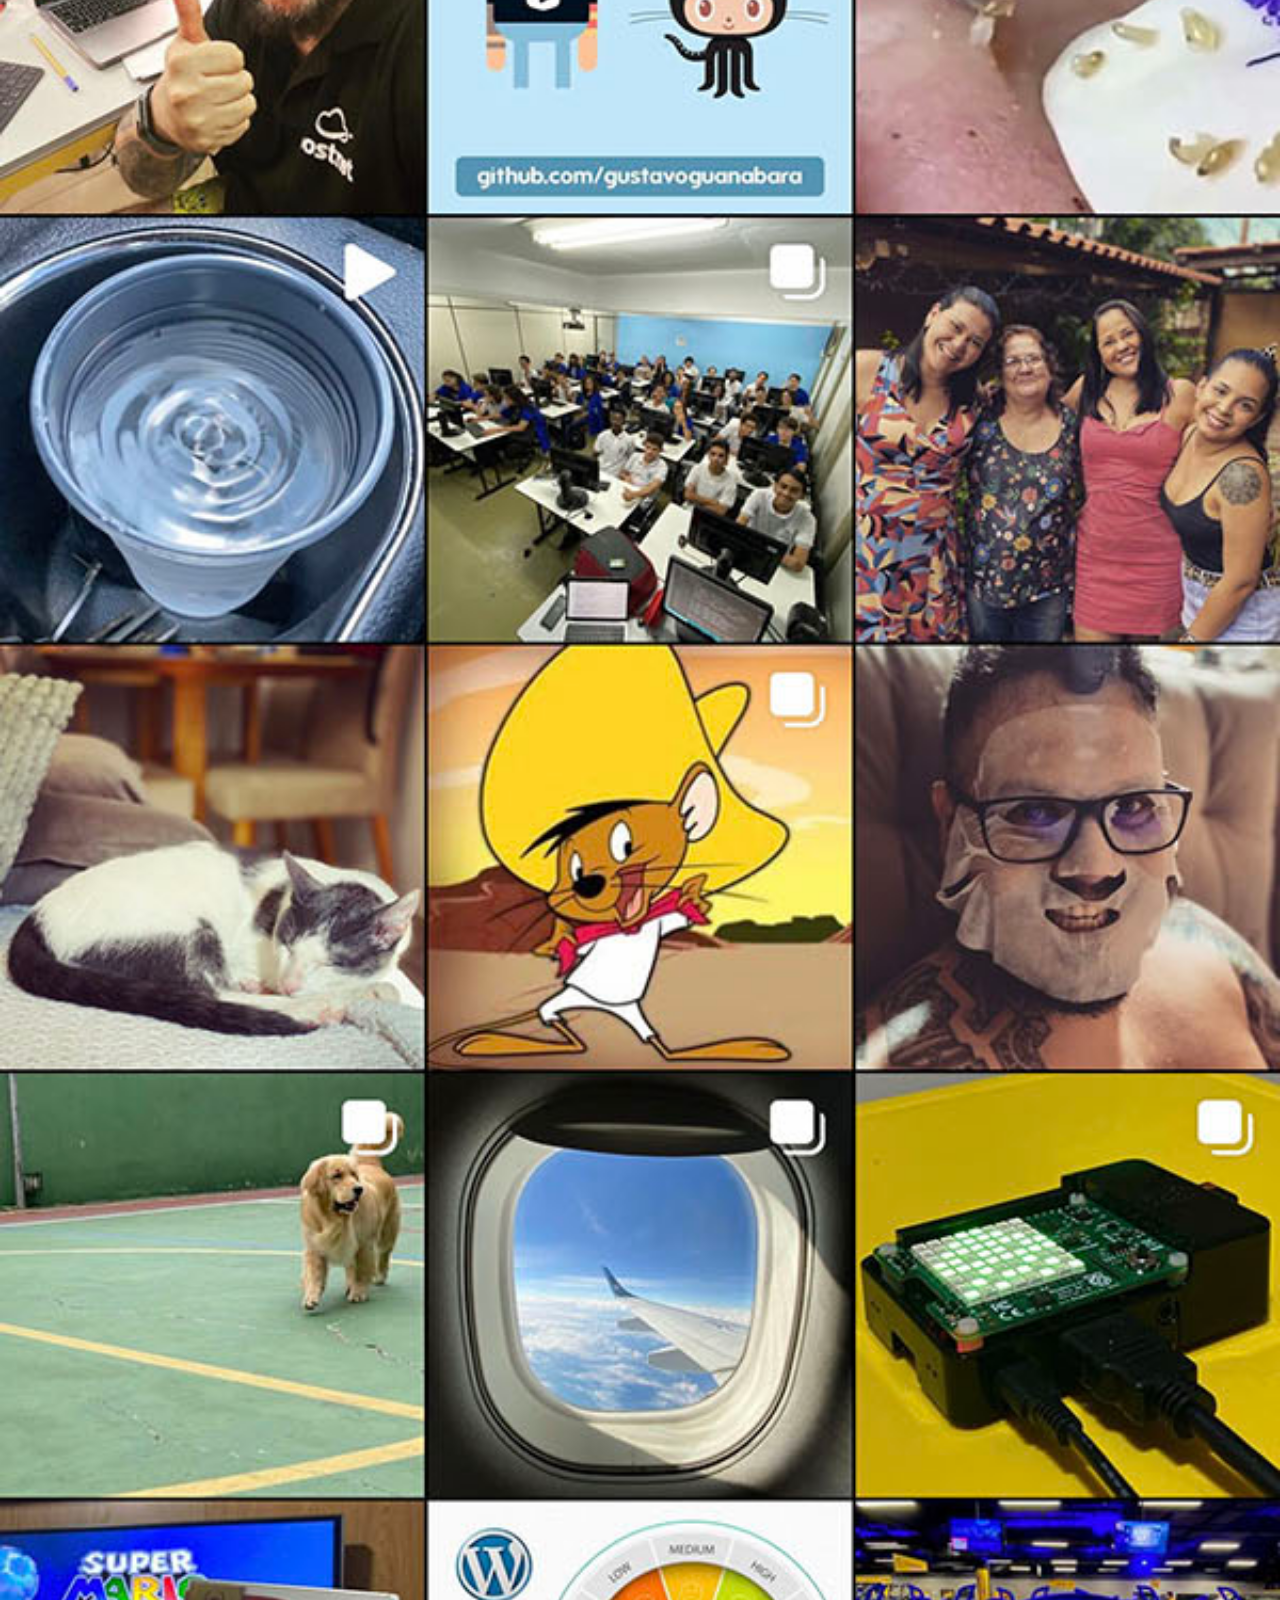
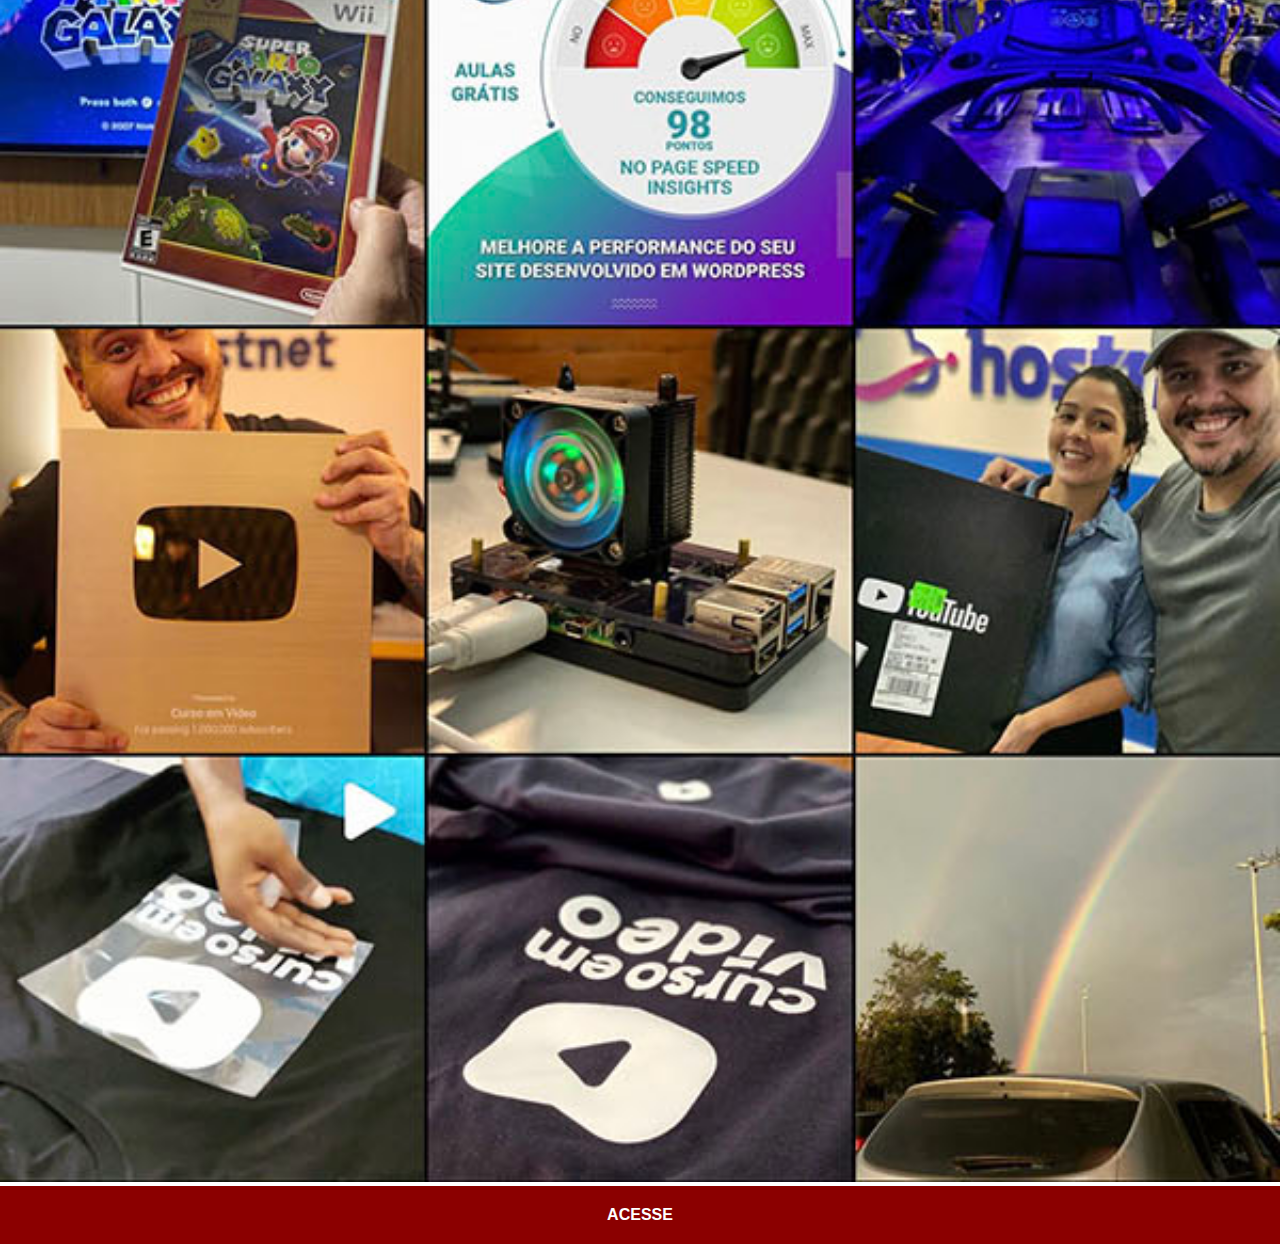
<file: instagram.html>
<!DOCTYPE html>
<html lang="pt-br">
<head>
  <meta charset="UTF-8">
  <meta http-equiv="X-UA-Compatible" content="IE=edge">
  <meta name="viewport" content="width=device-width, initial-scale=1.0">
  <link rel="stylesheet" href="estilos/social.css">
  <title>Instagram</title>
</head>

<body>

  <img src="imagens/tela-instagram.jpg" alt="Github">

  <a href="https://www.instagram.com/" target="_blank">ACESSE</a>

</body>

</html>
</file>
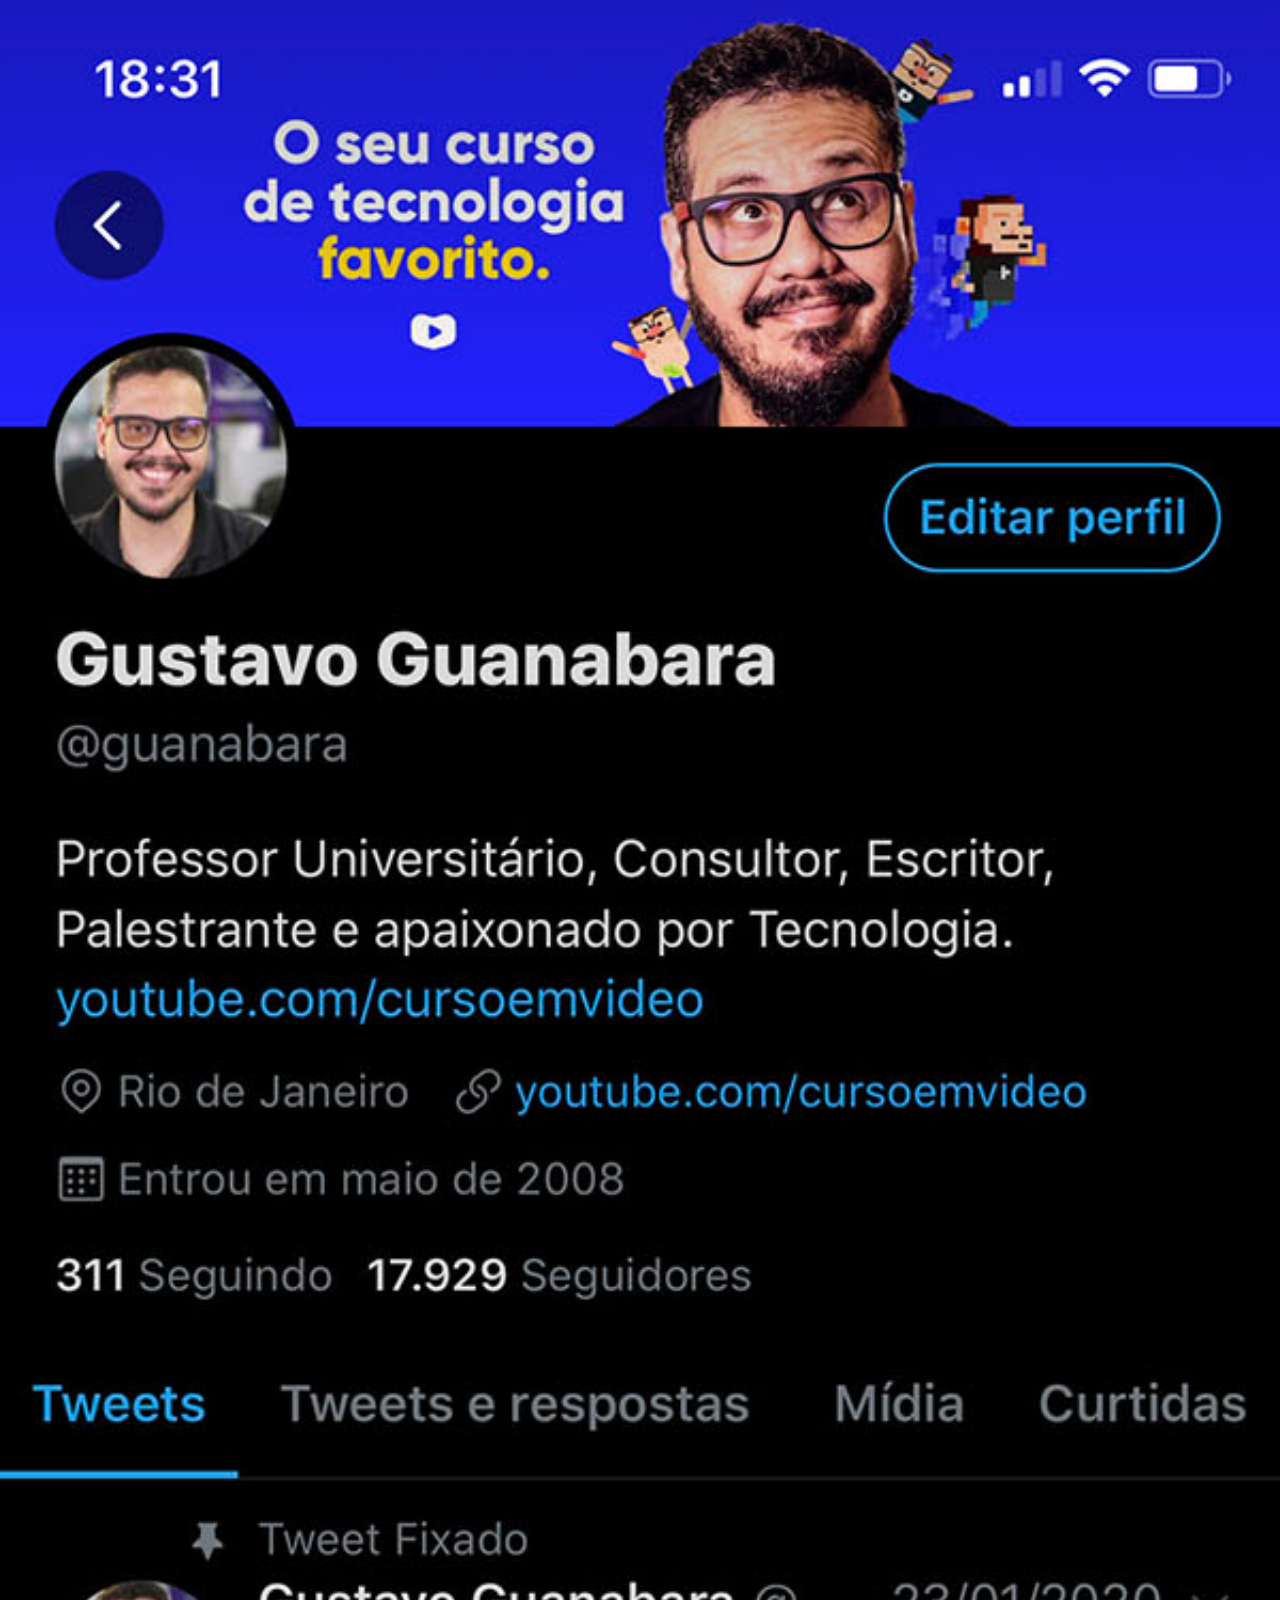
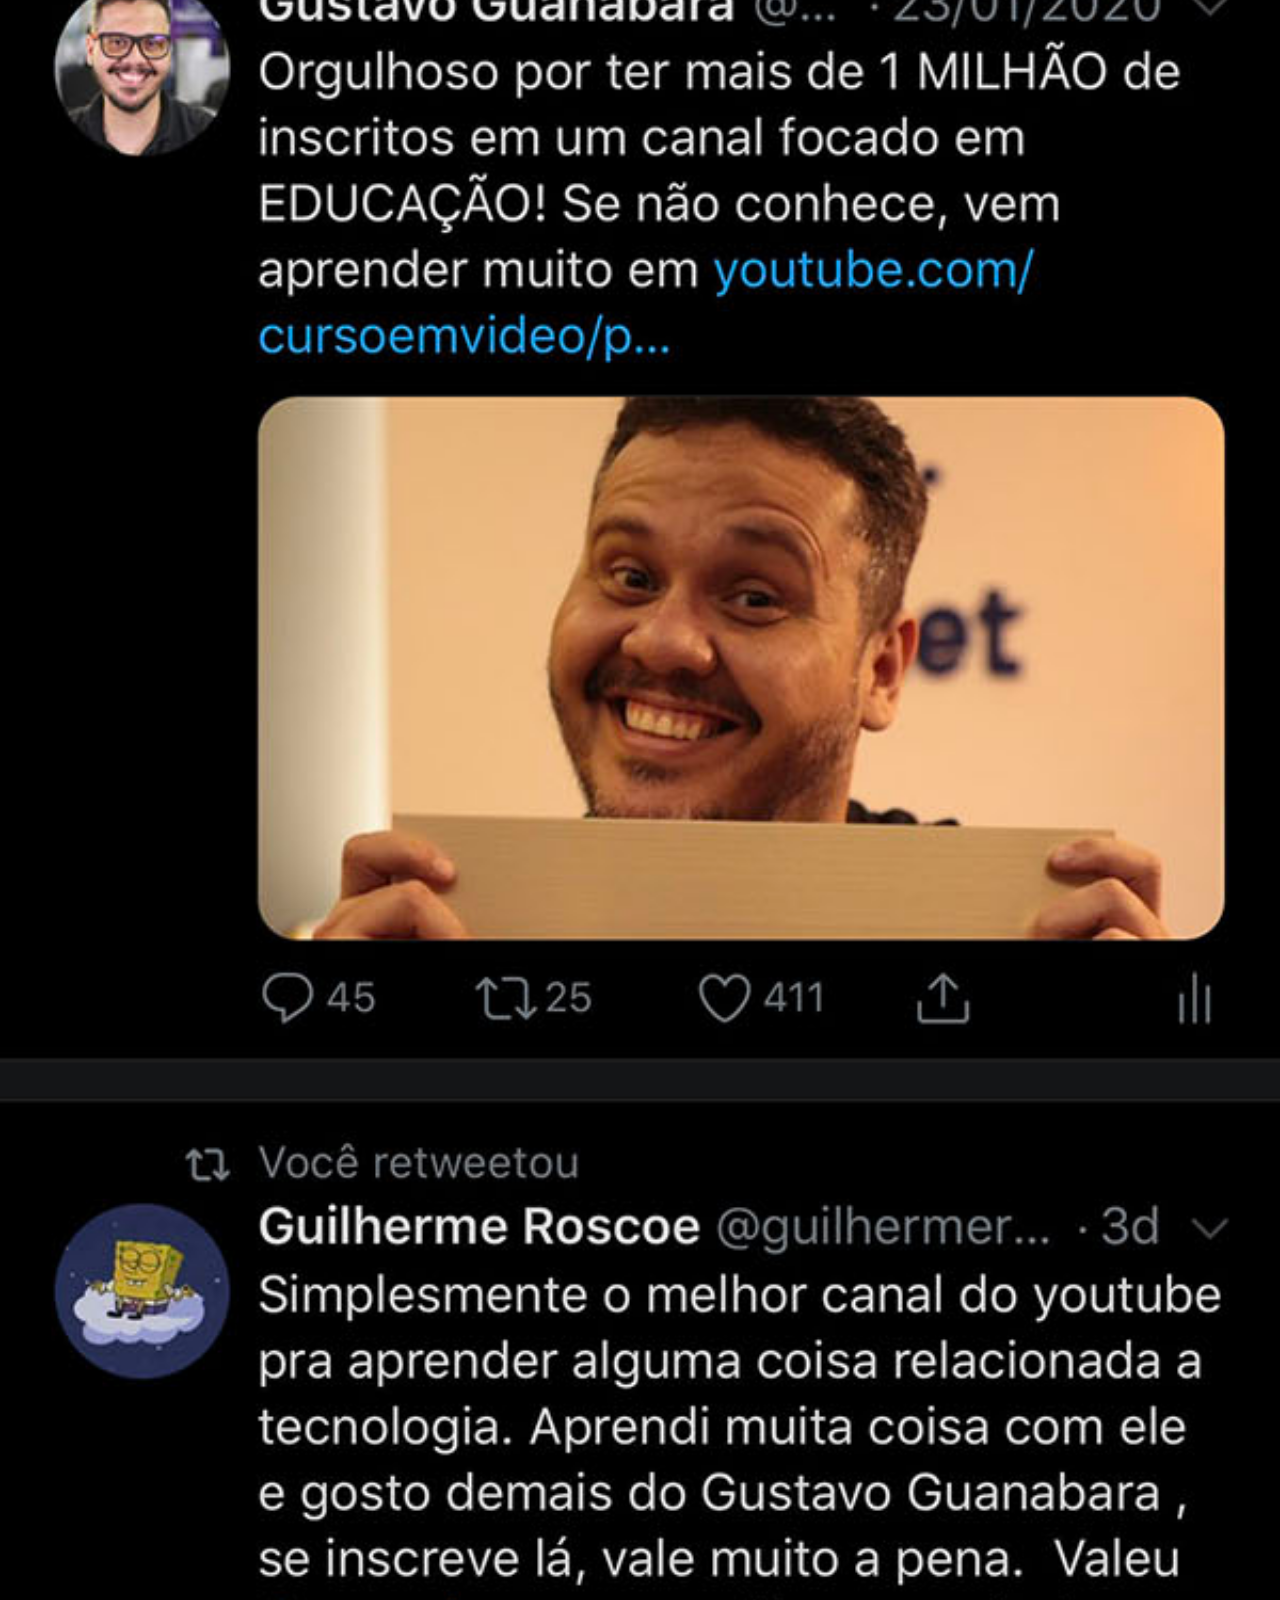
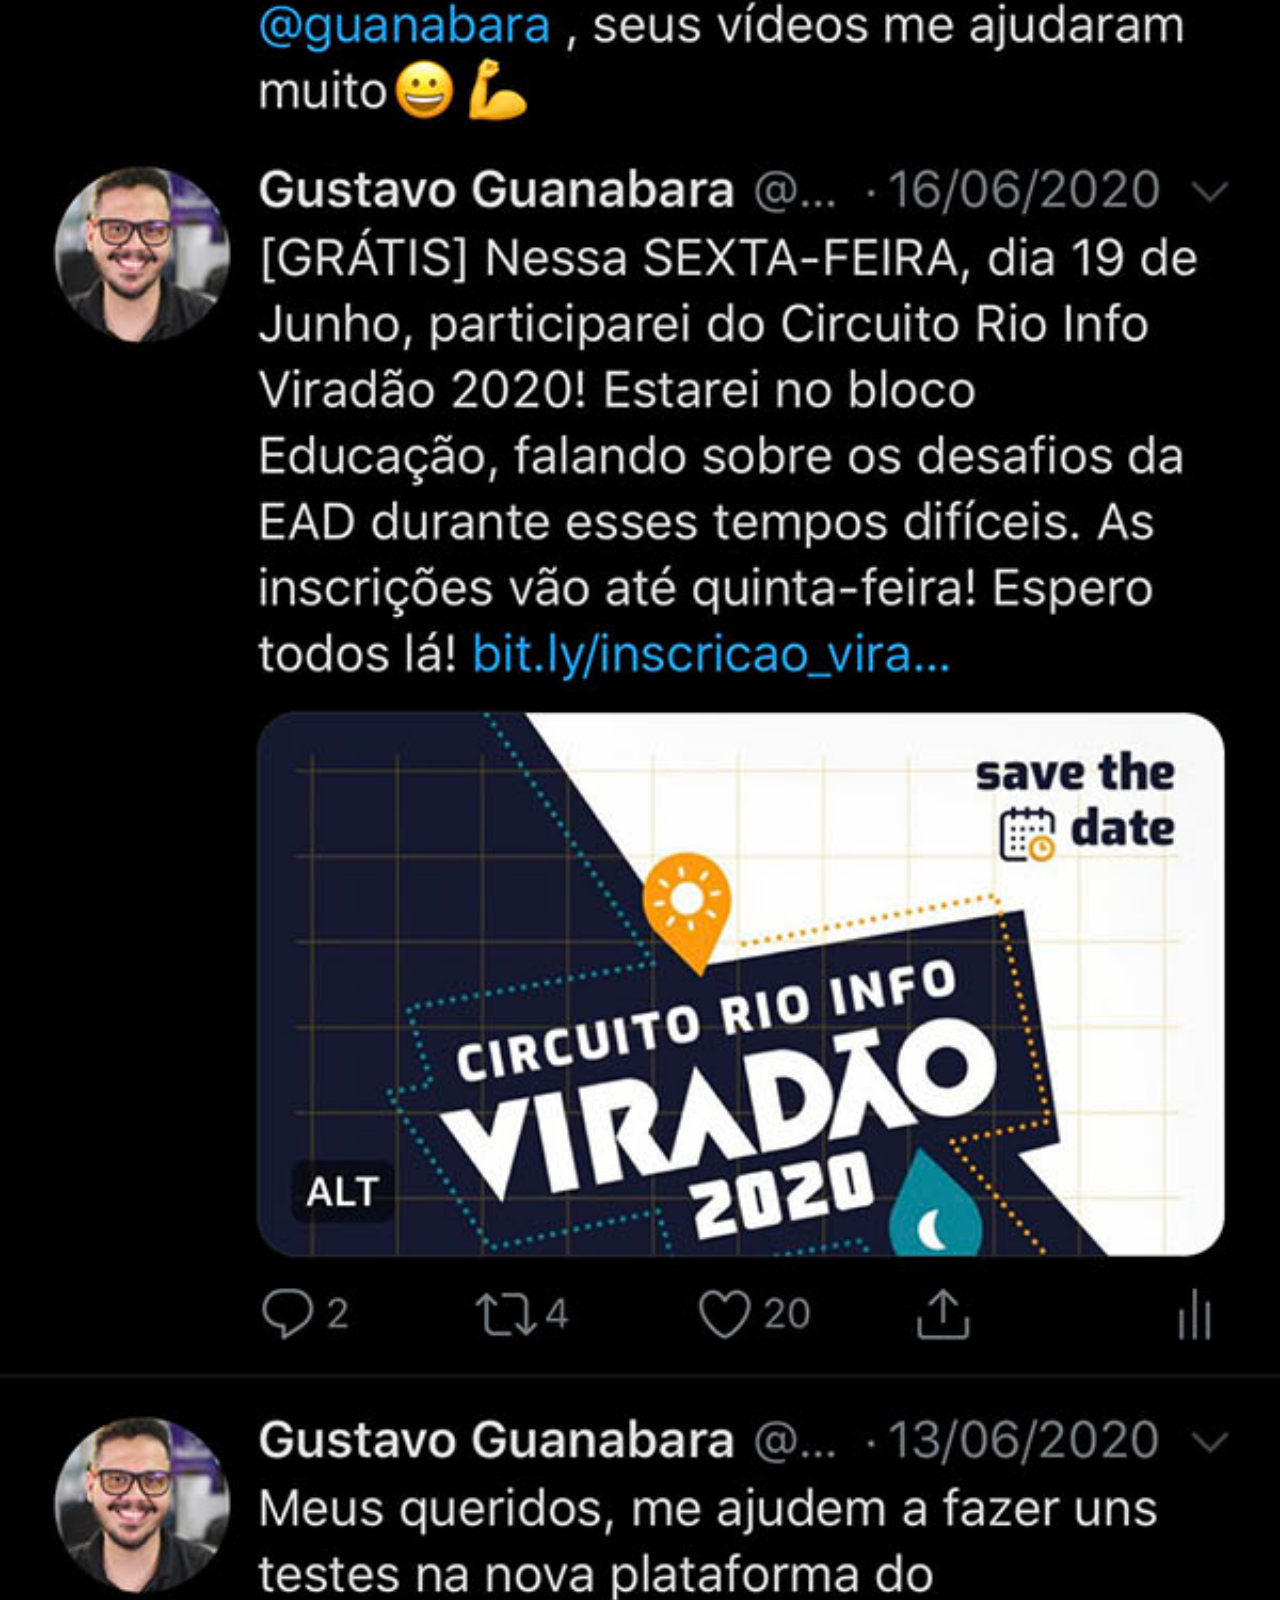
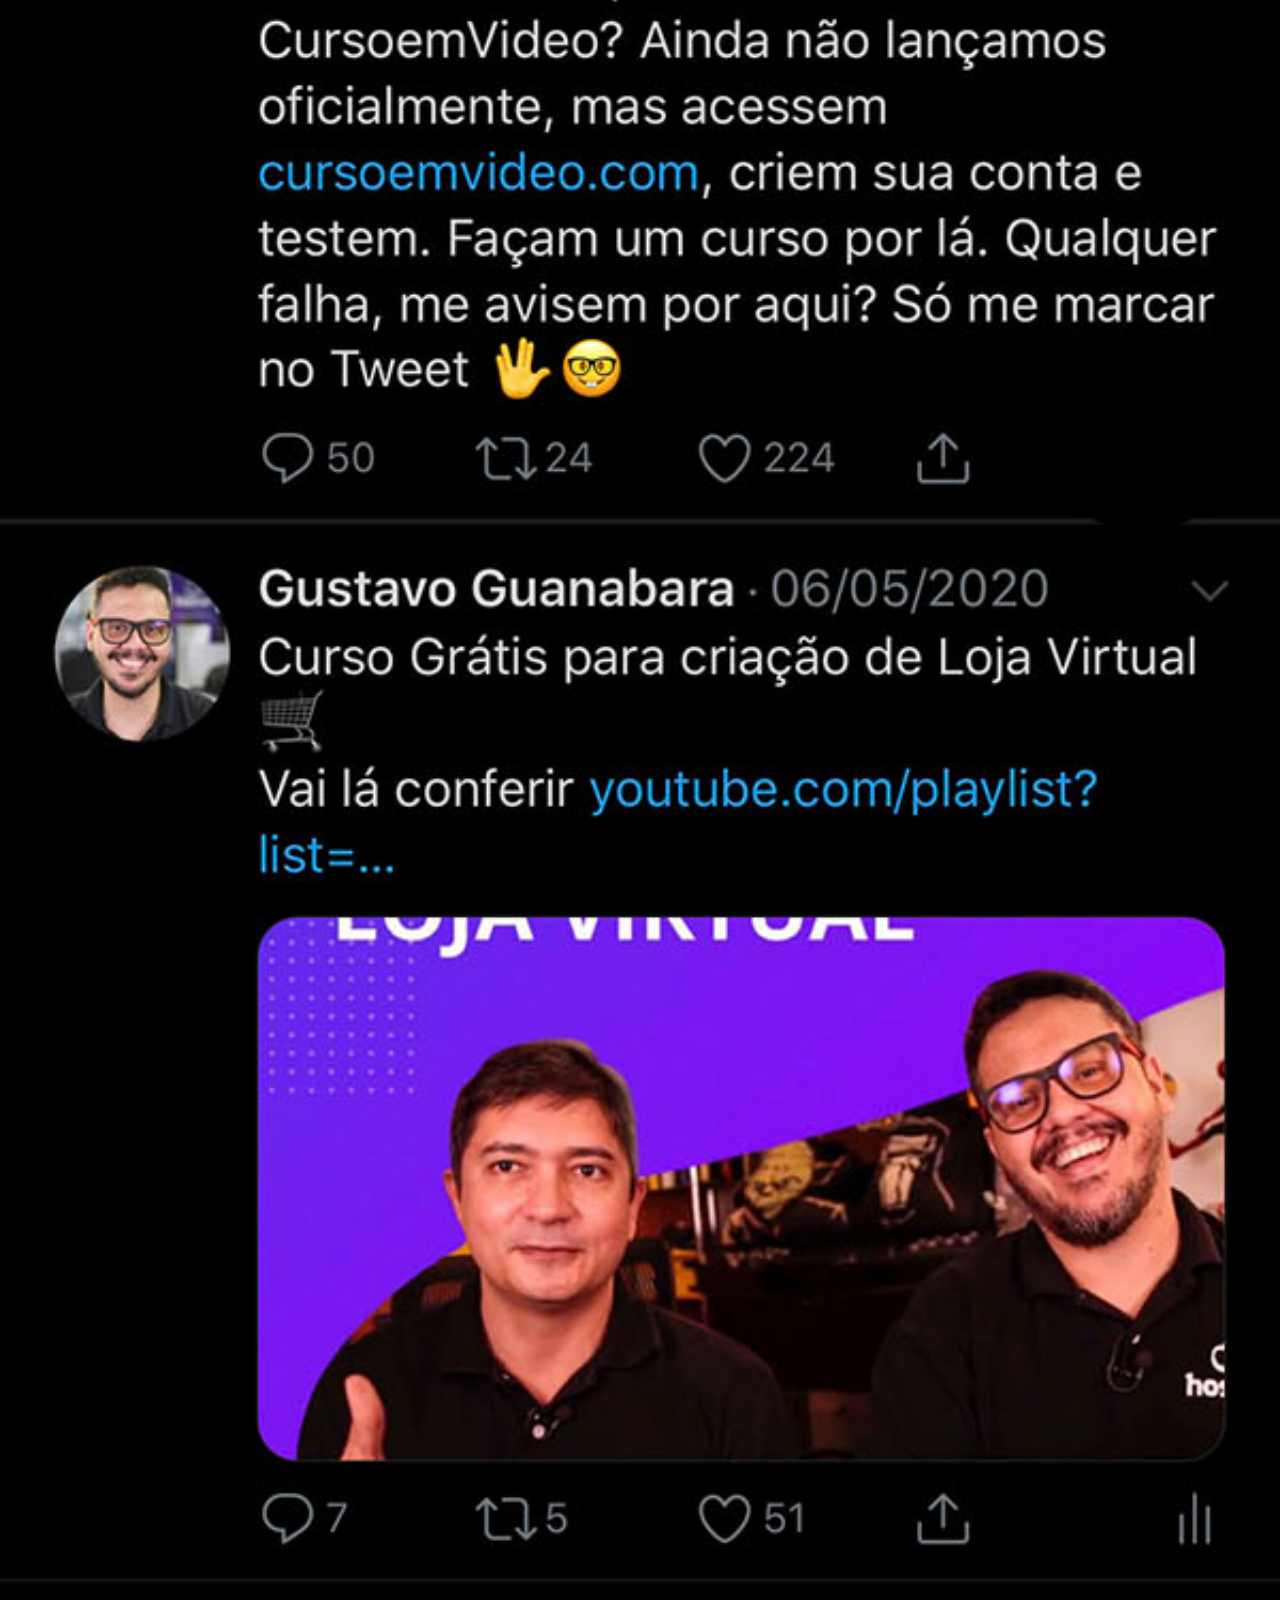
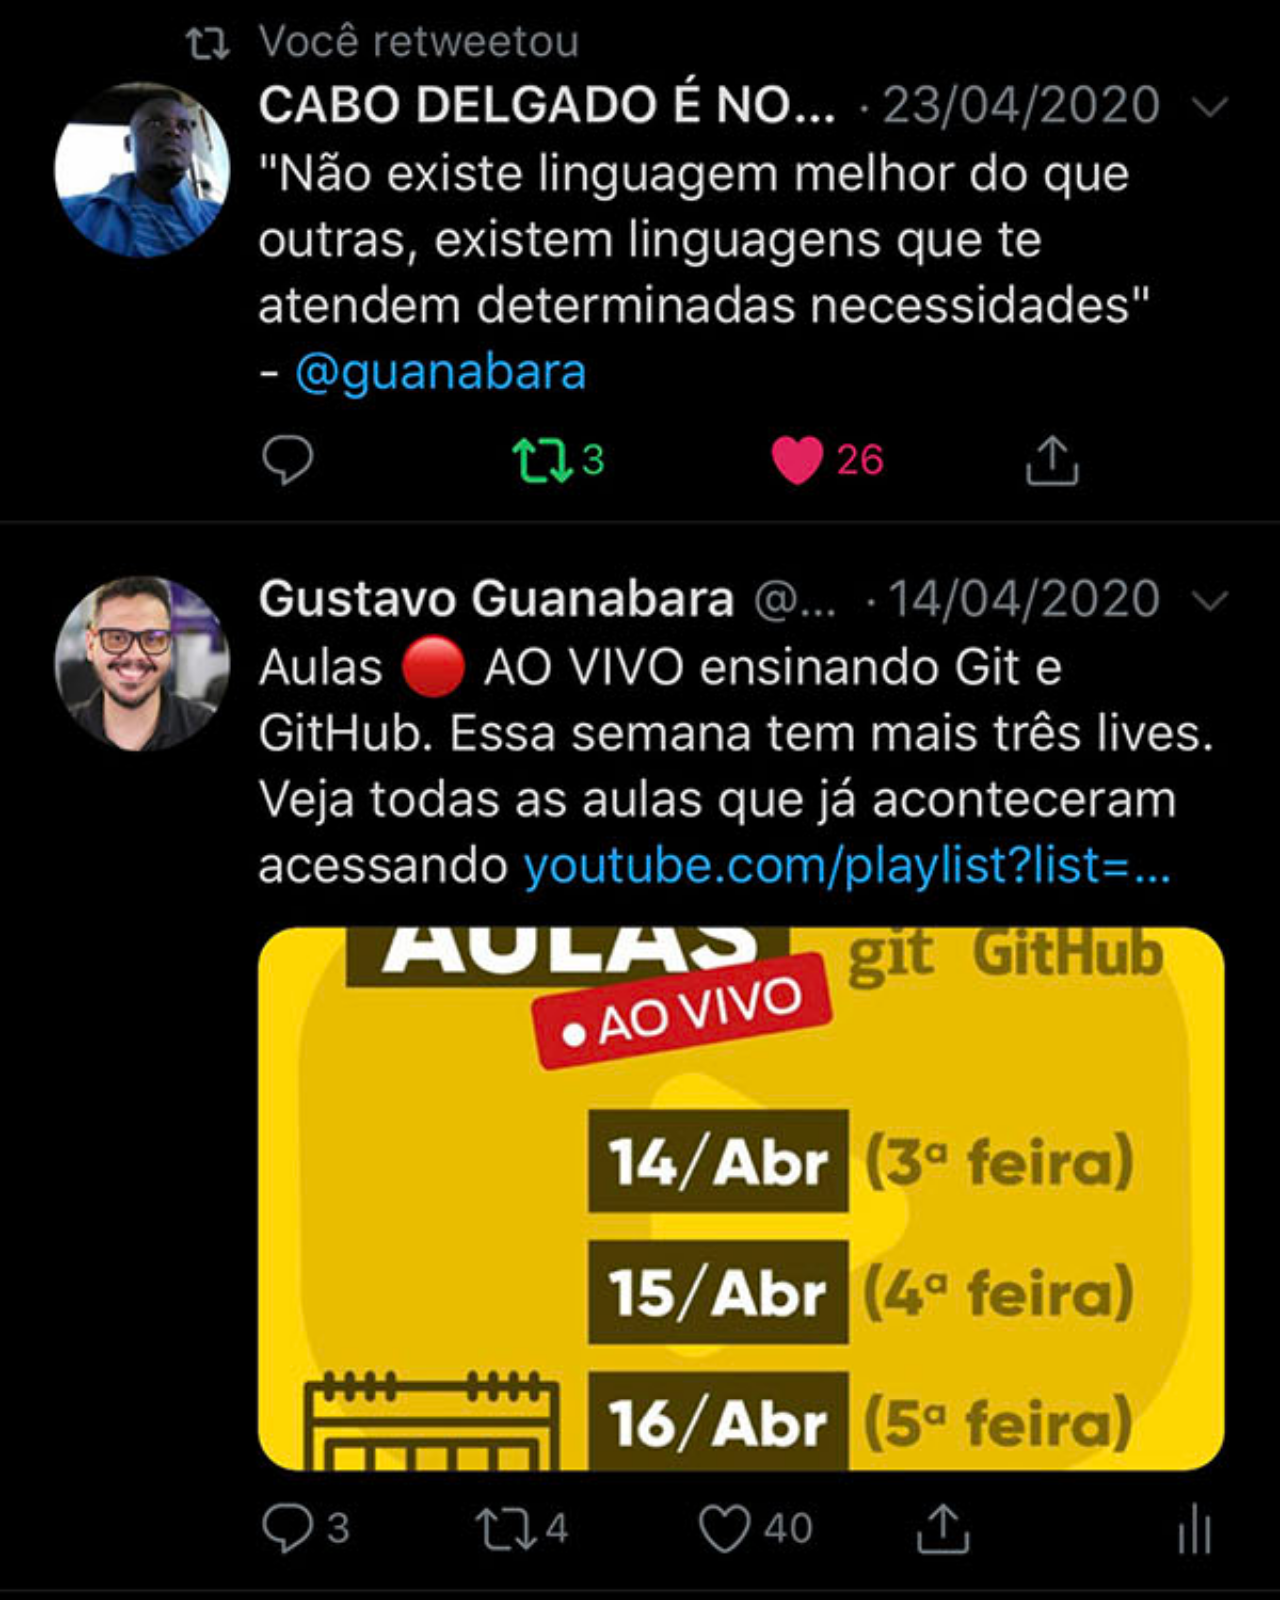
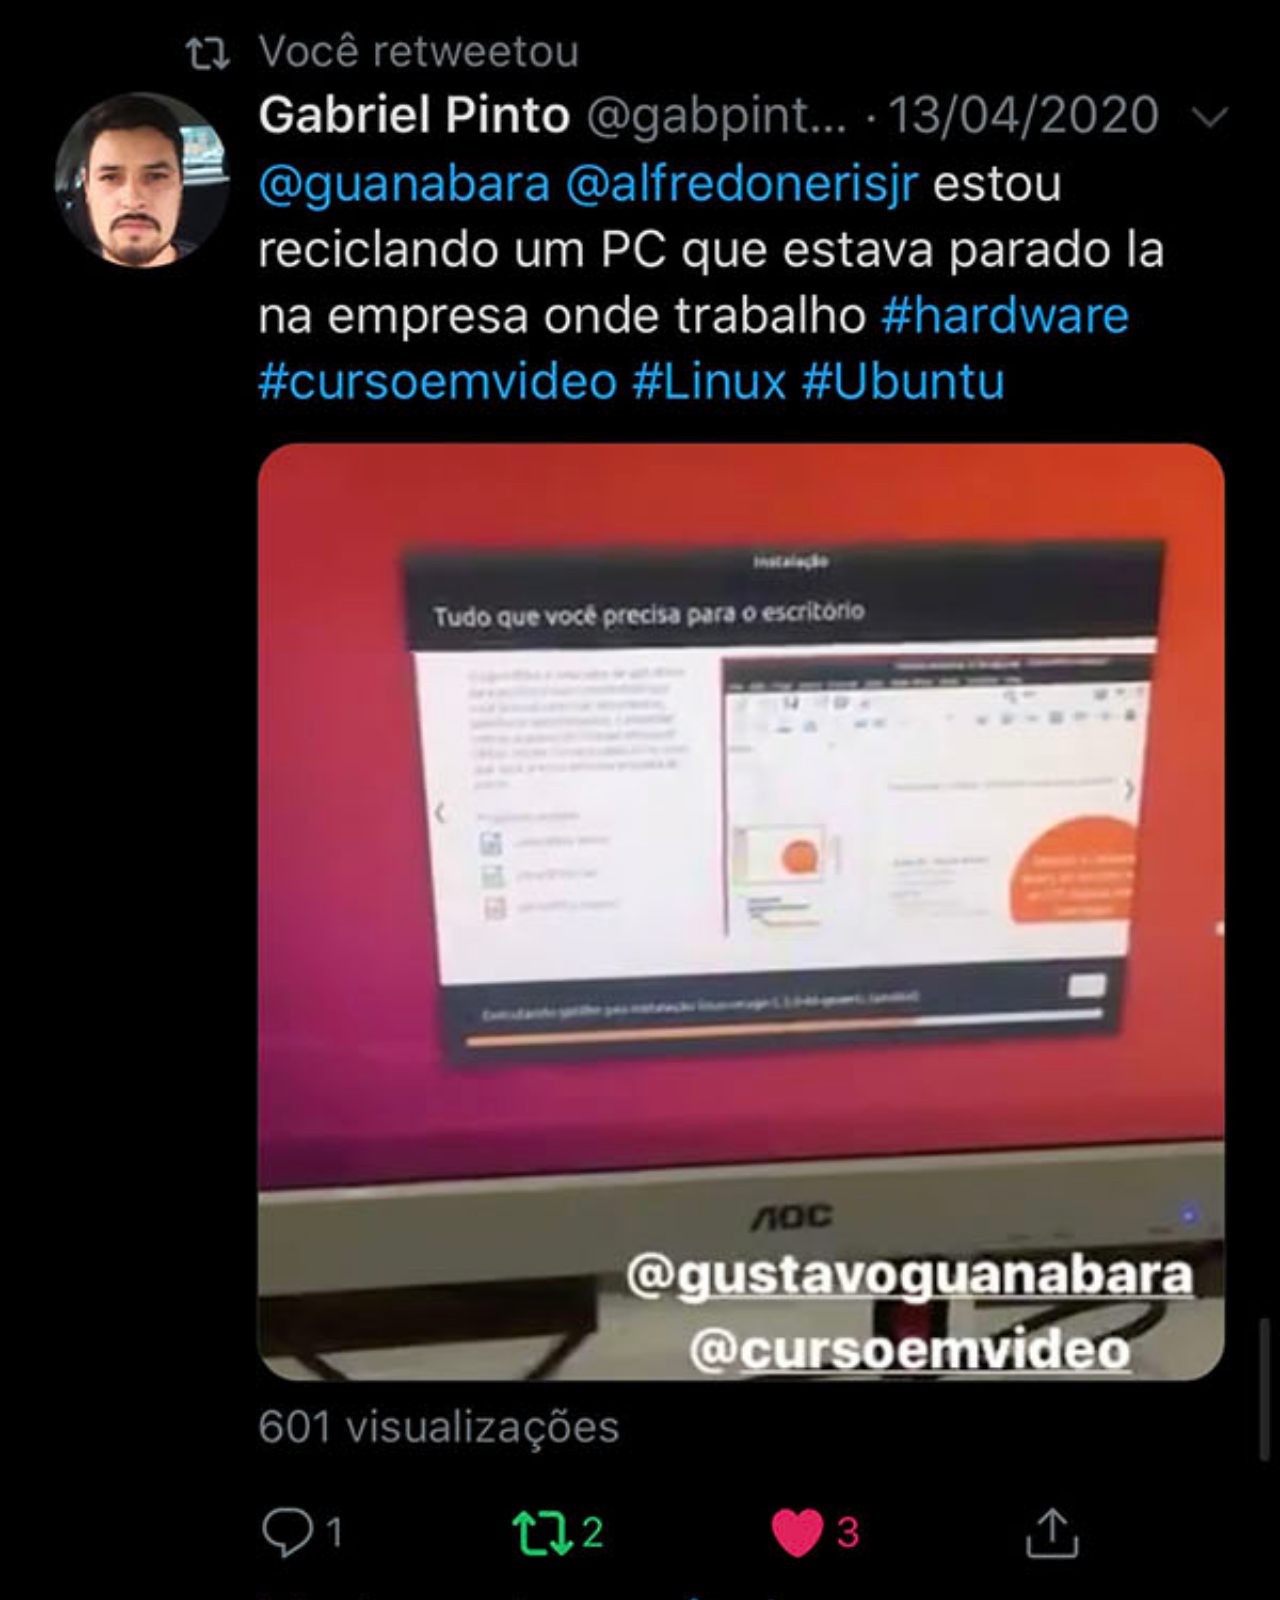
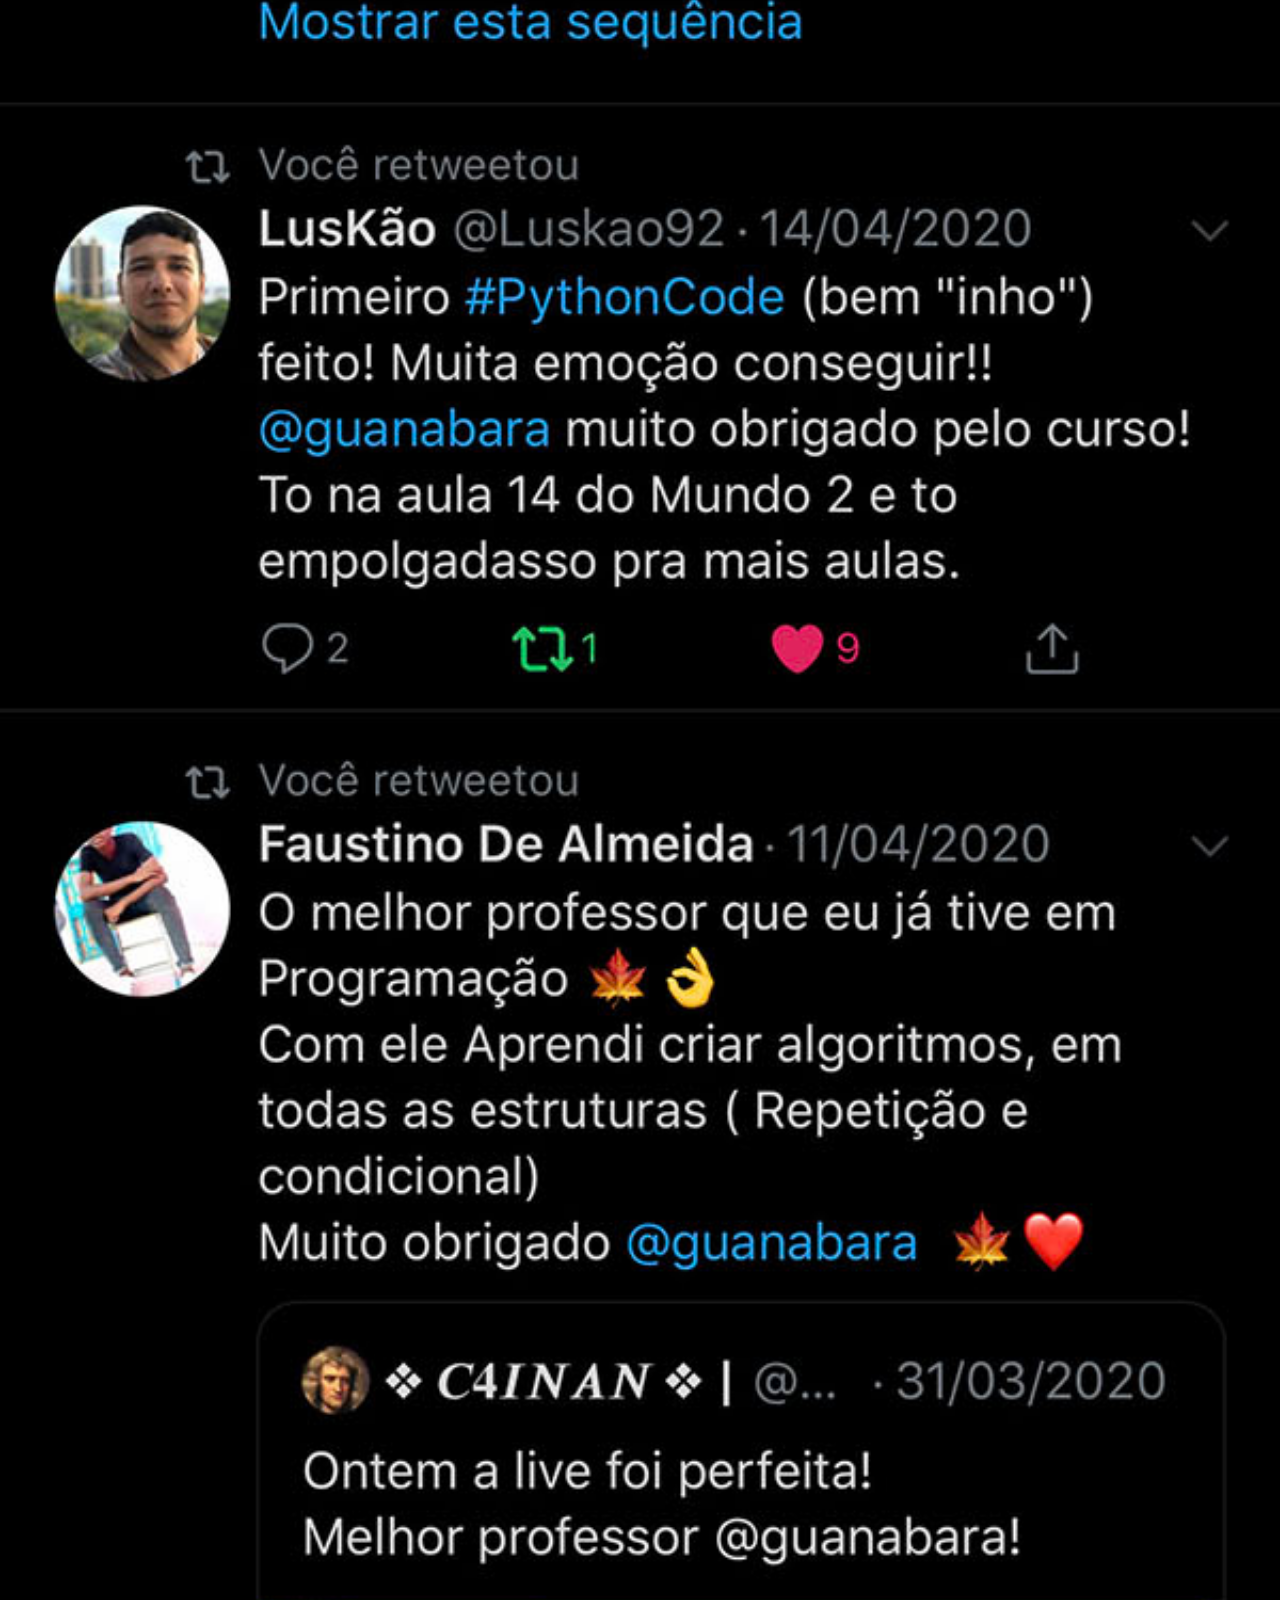
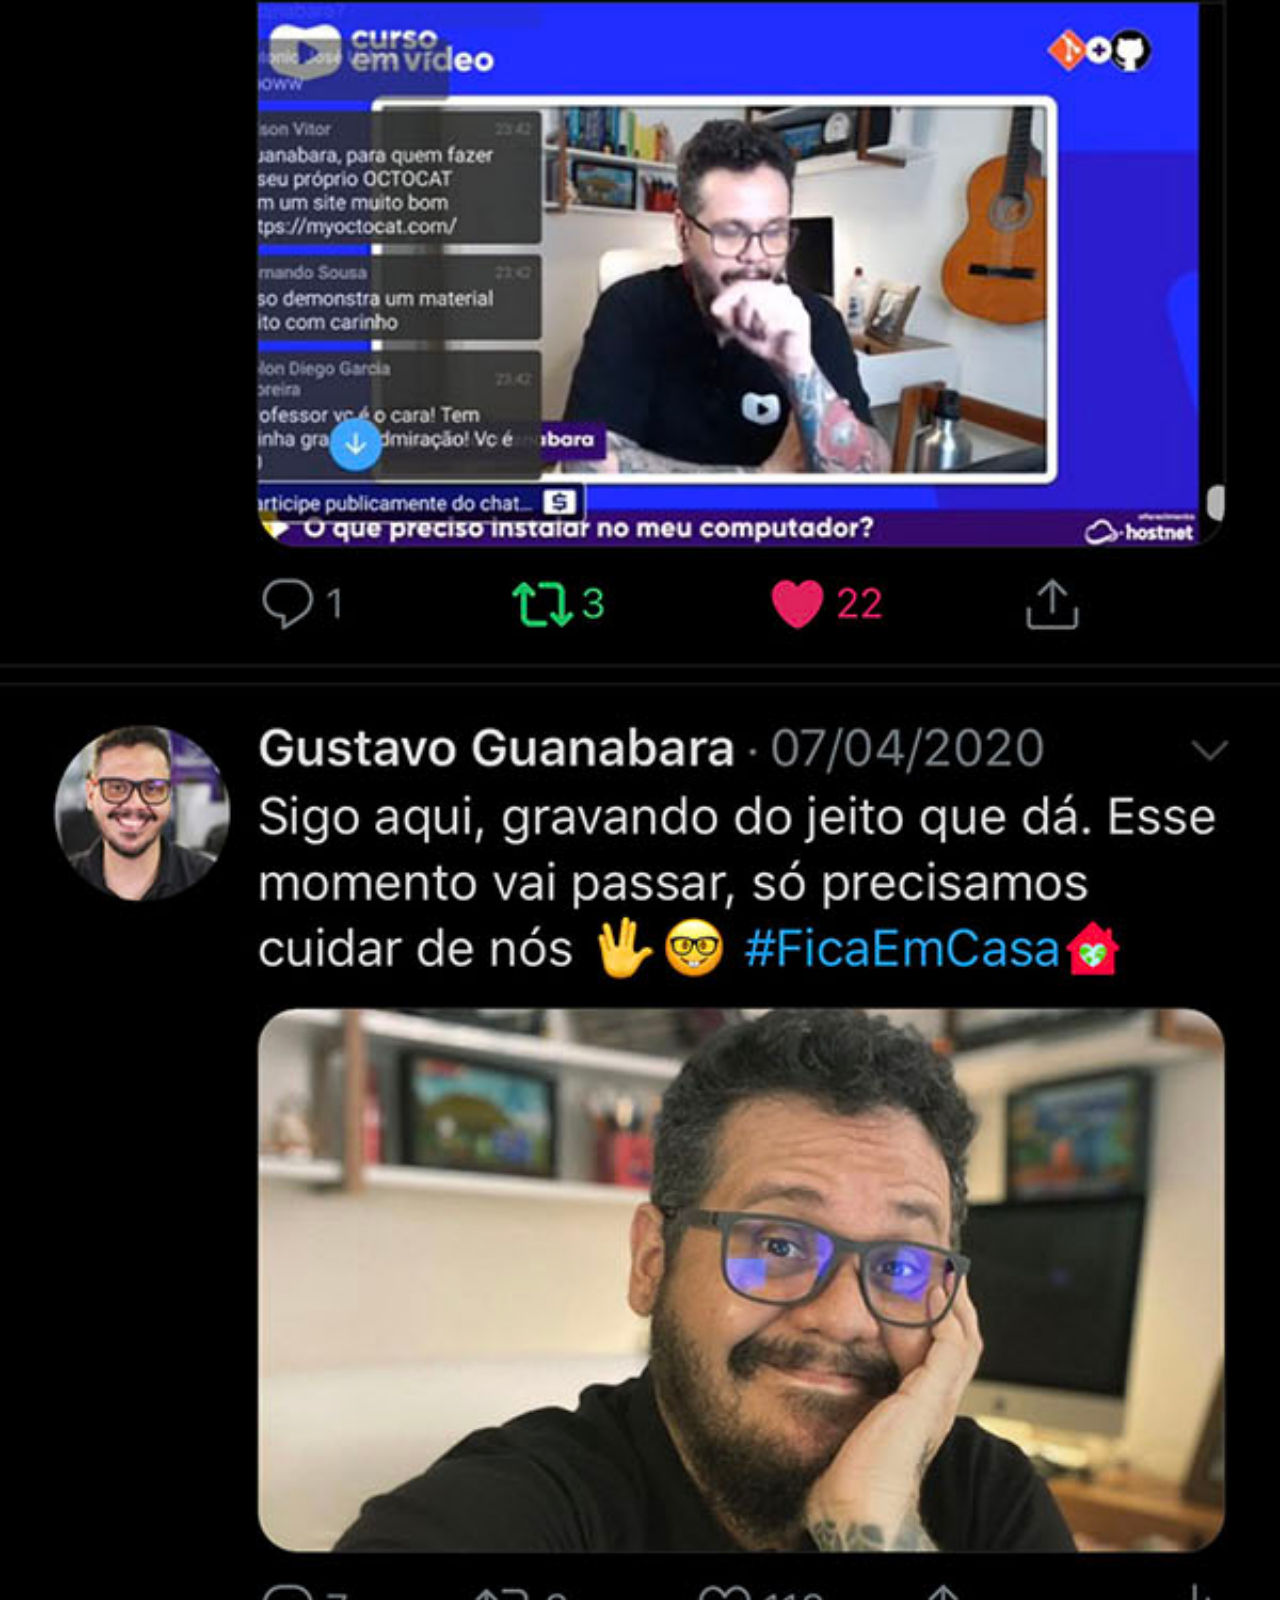
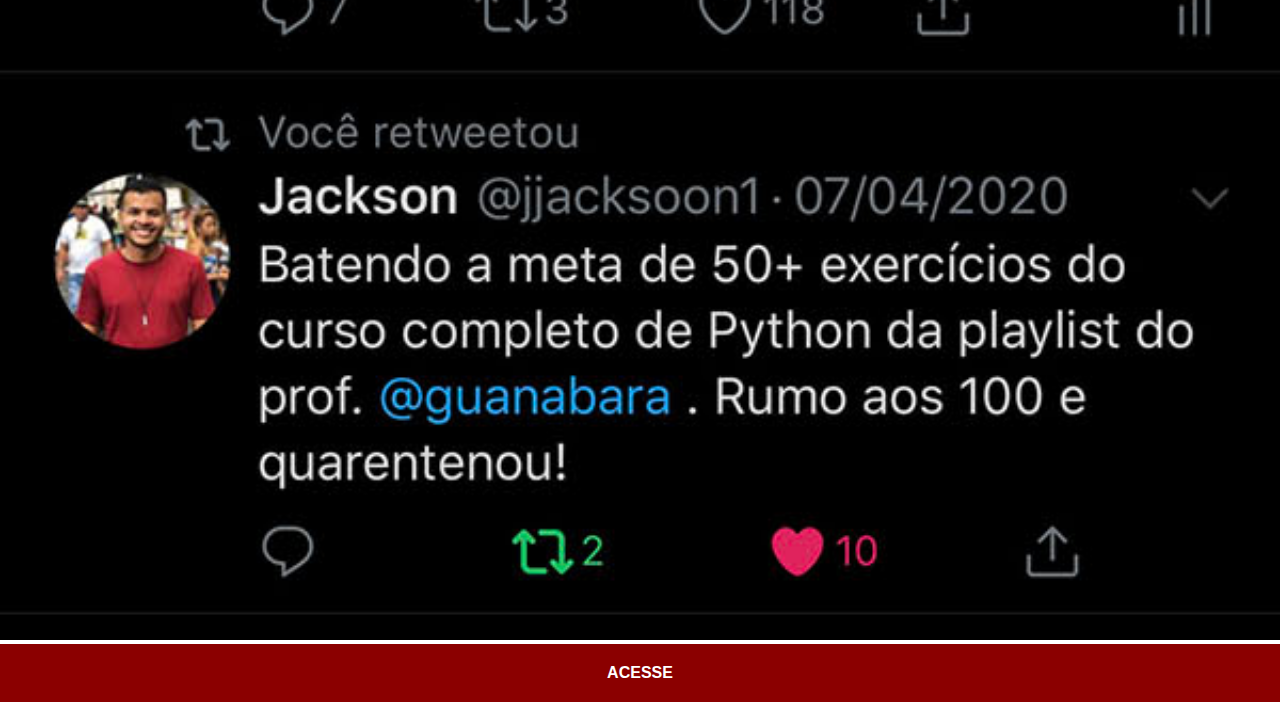
<file: twitter.html>
<!DOCTYPE html>
<html lang="pt-br">
<head>
  <meta charset="UTF-8">
  <meta http-equiv="X-UA-Compatible" content="IE=edge">
  <meta name="viewport" content="width=device-width, initial-scale=1.0">
  <link rel="stylesheet" href="estilos/social.css">
  <title>Twitter</title>
</head>

<body>

  <img src="imagens/tela-twitter.jpg" alt="Twitter">

  <a href="https://twitter.com/i/flow/login?input_flow_data=%7B%22requested_variant%22%3A%22eyJsYW5nIjoicHQifQ%3D%3D%22%7D" target="_blank">ACESSE</a>

</body>

</html>
</file>
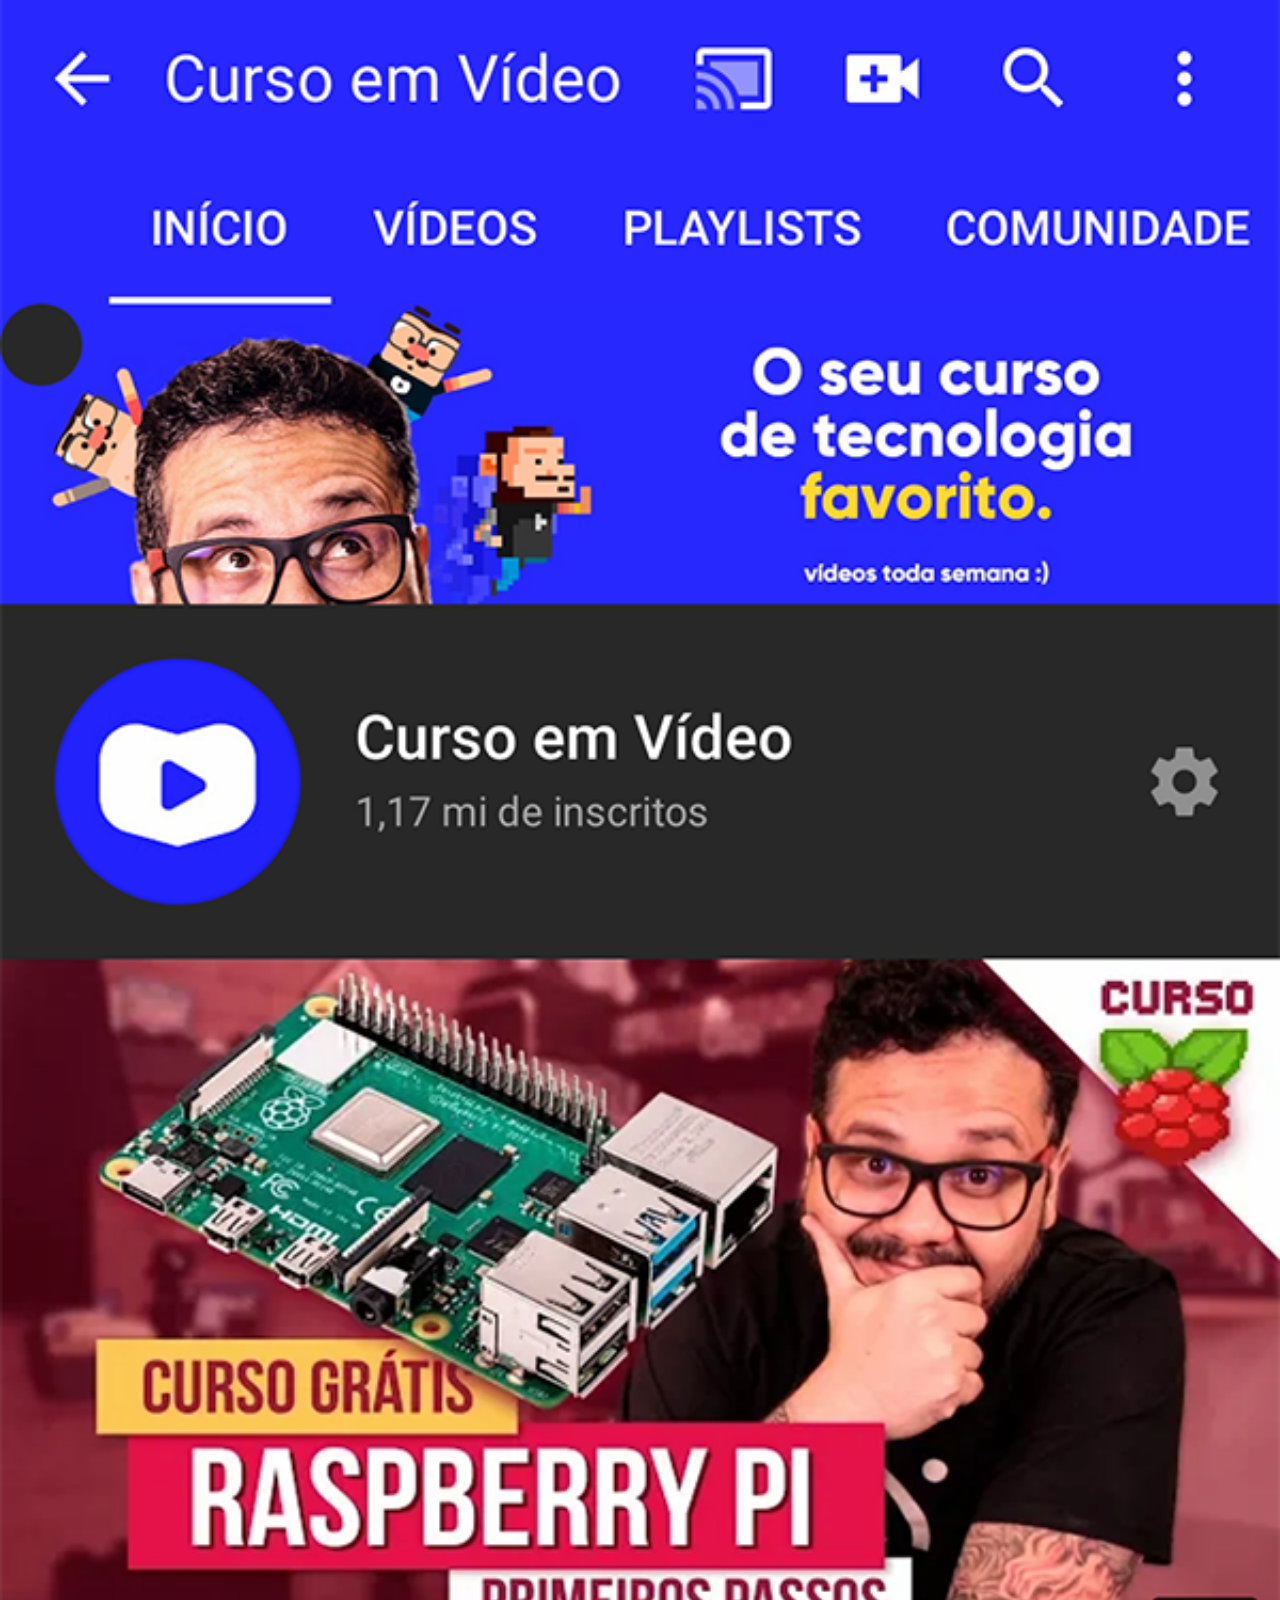
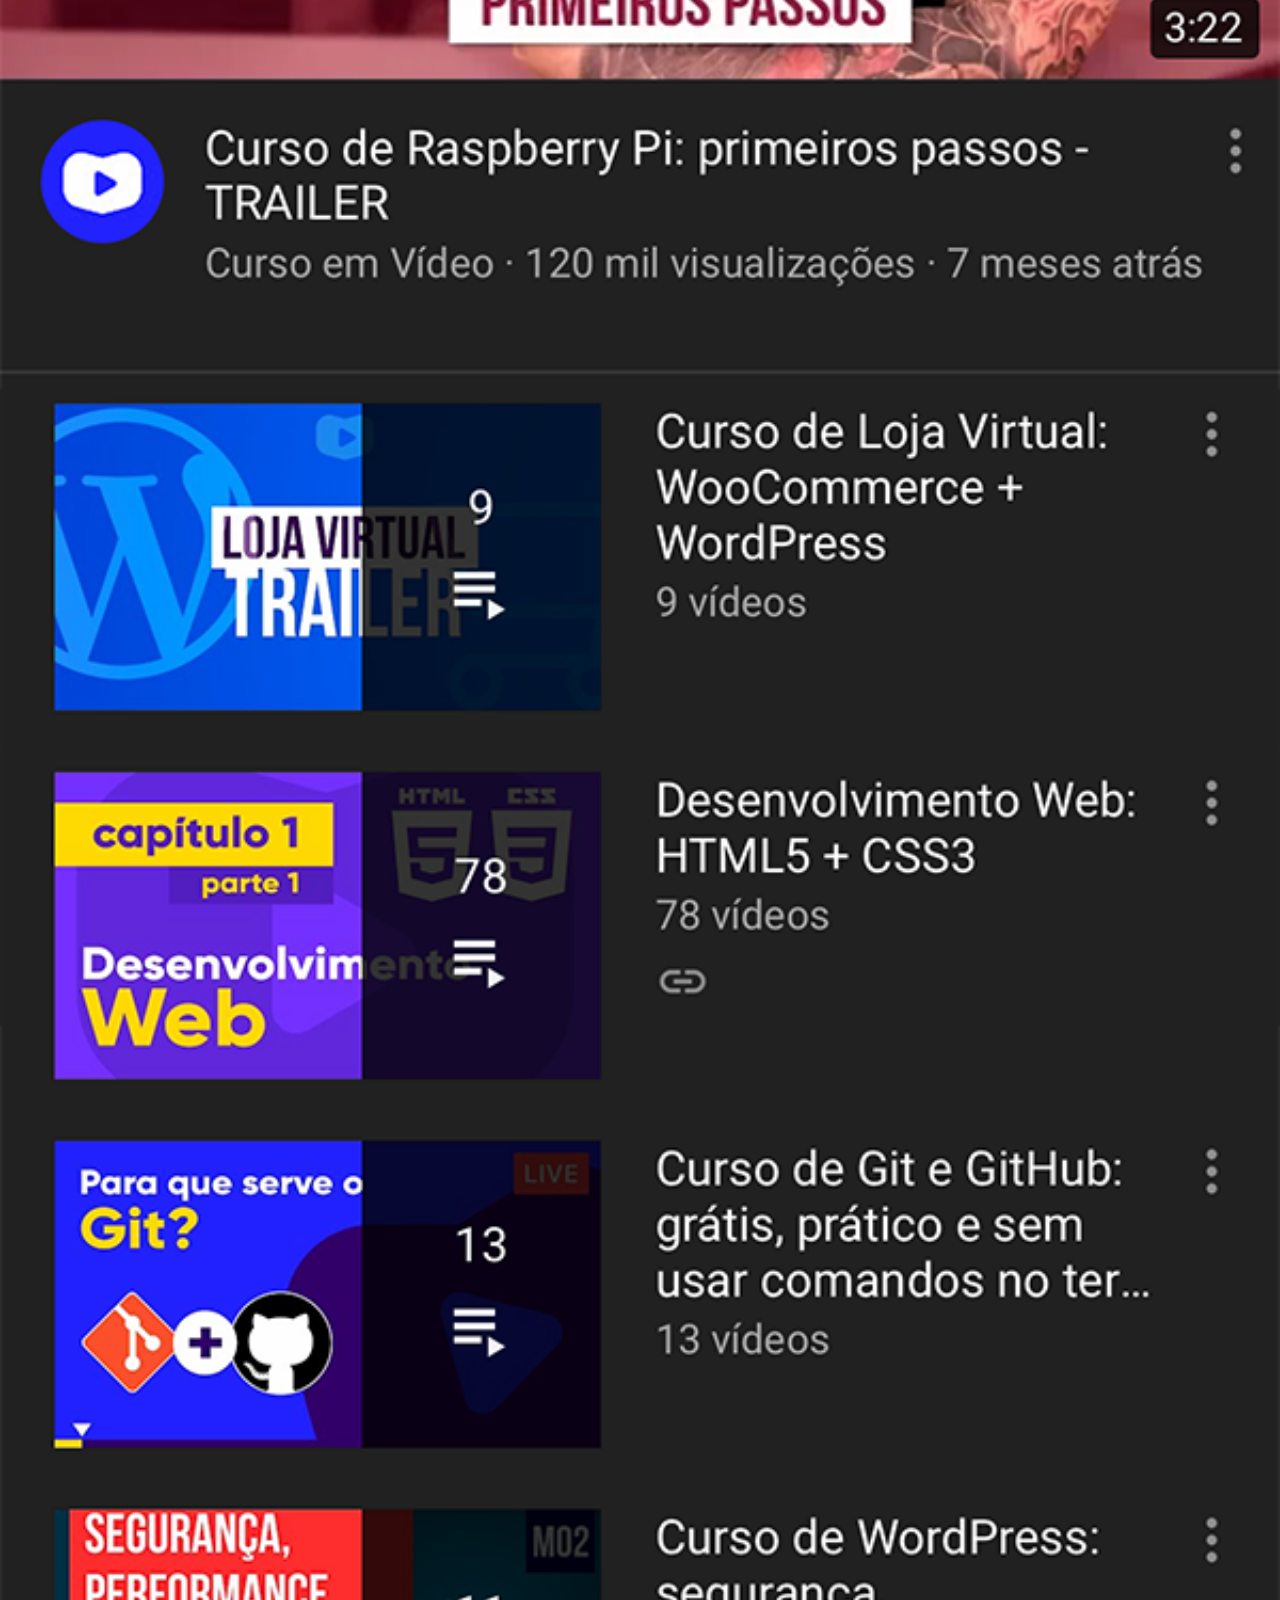
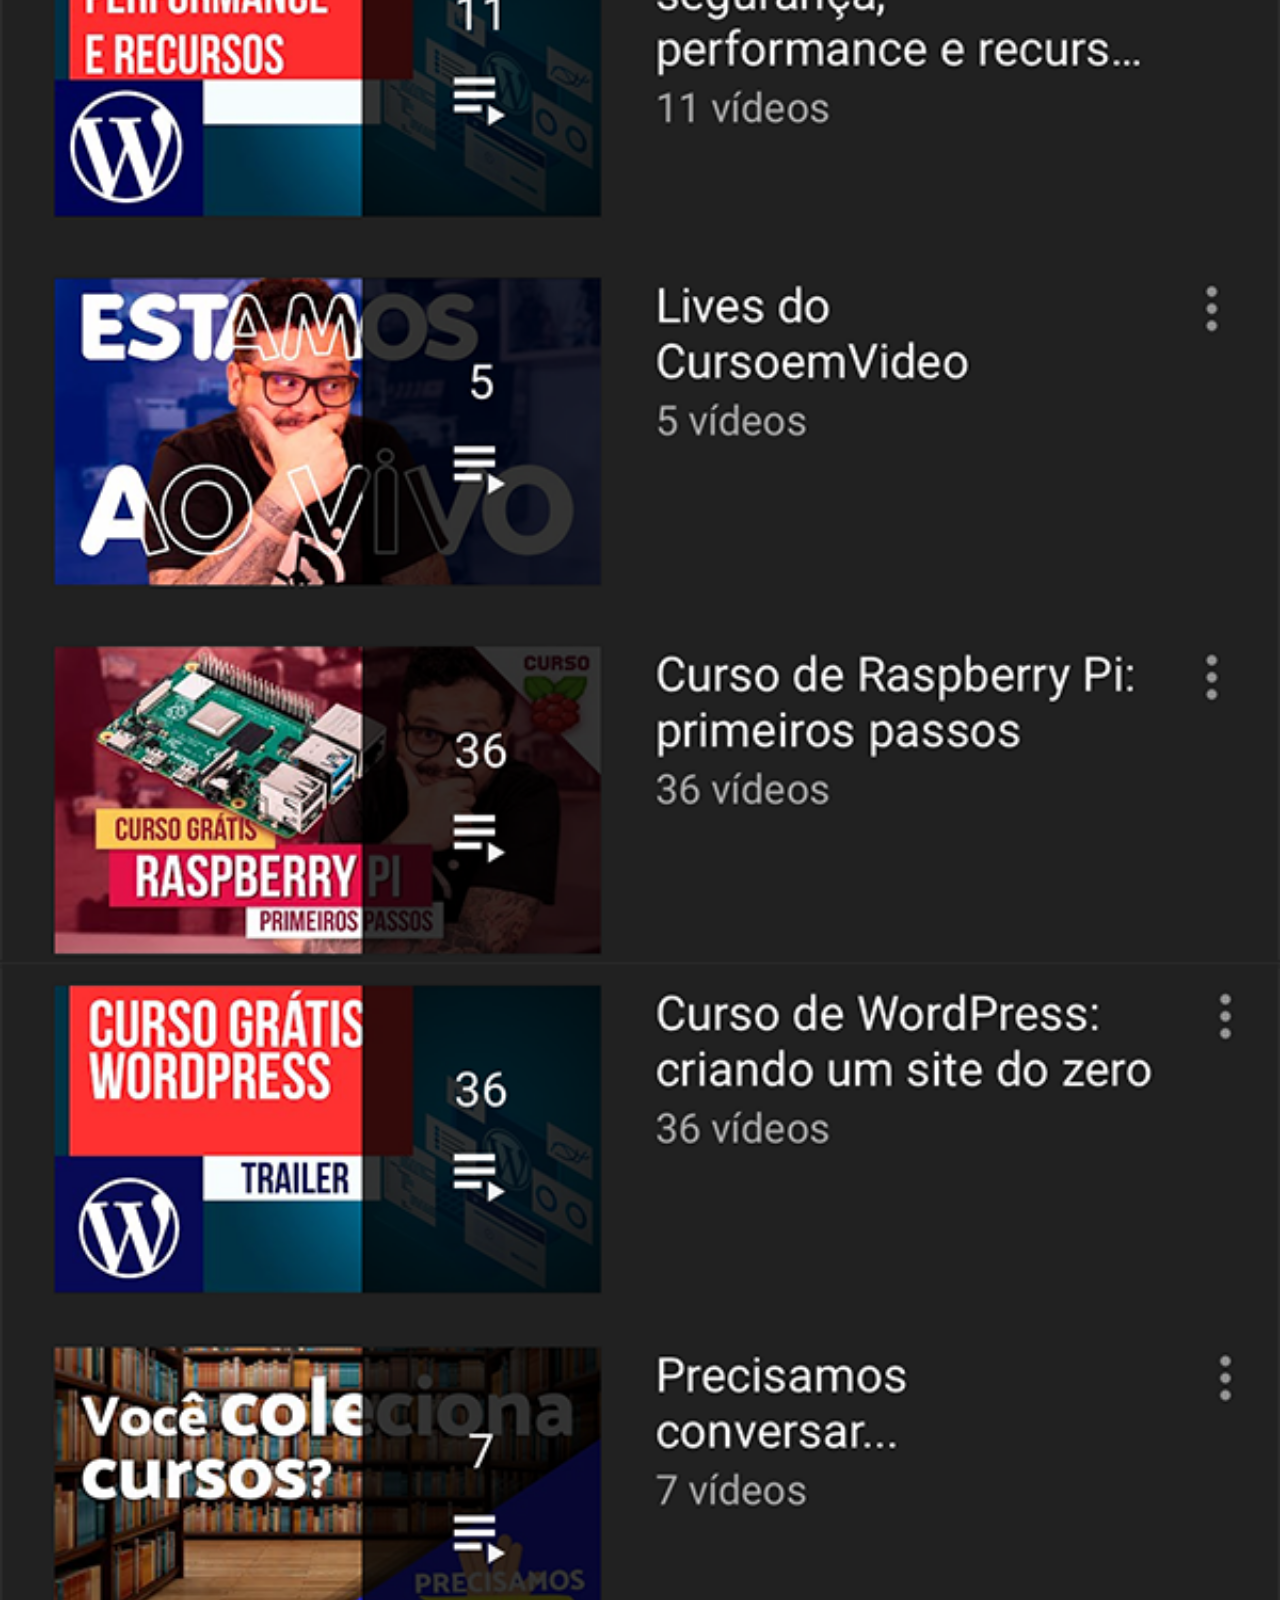
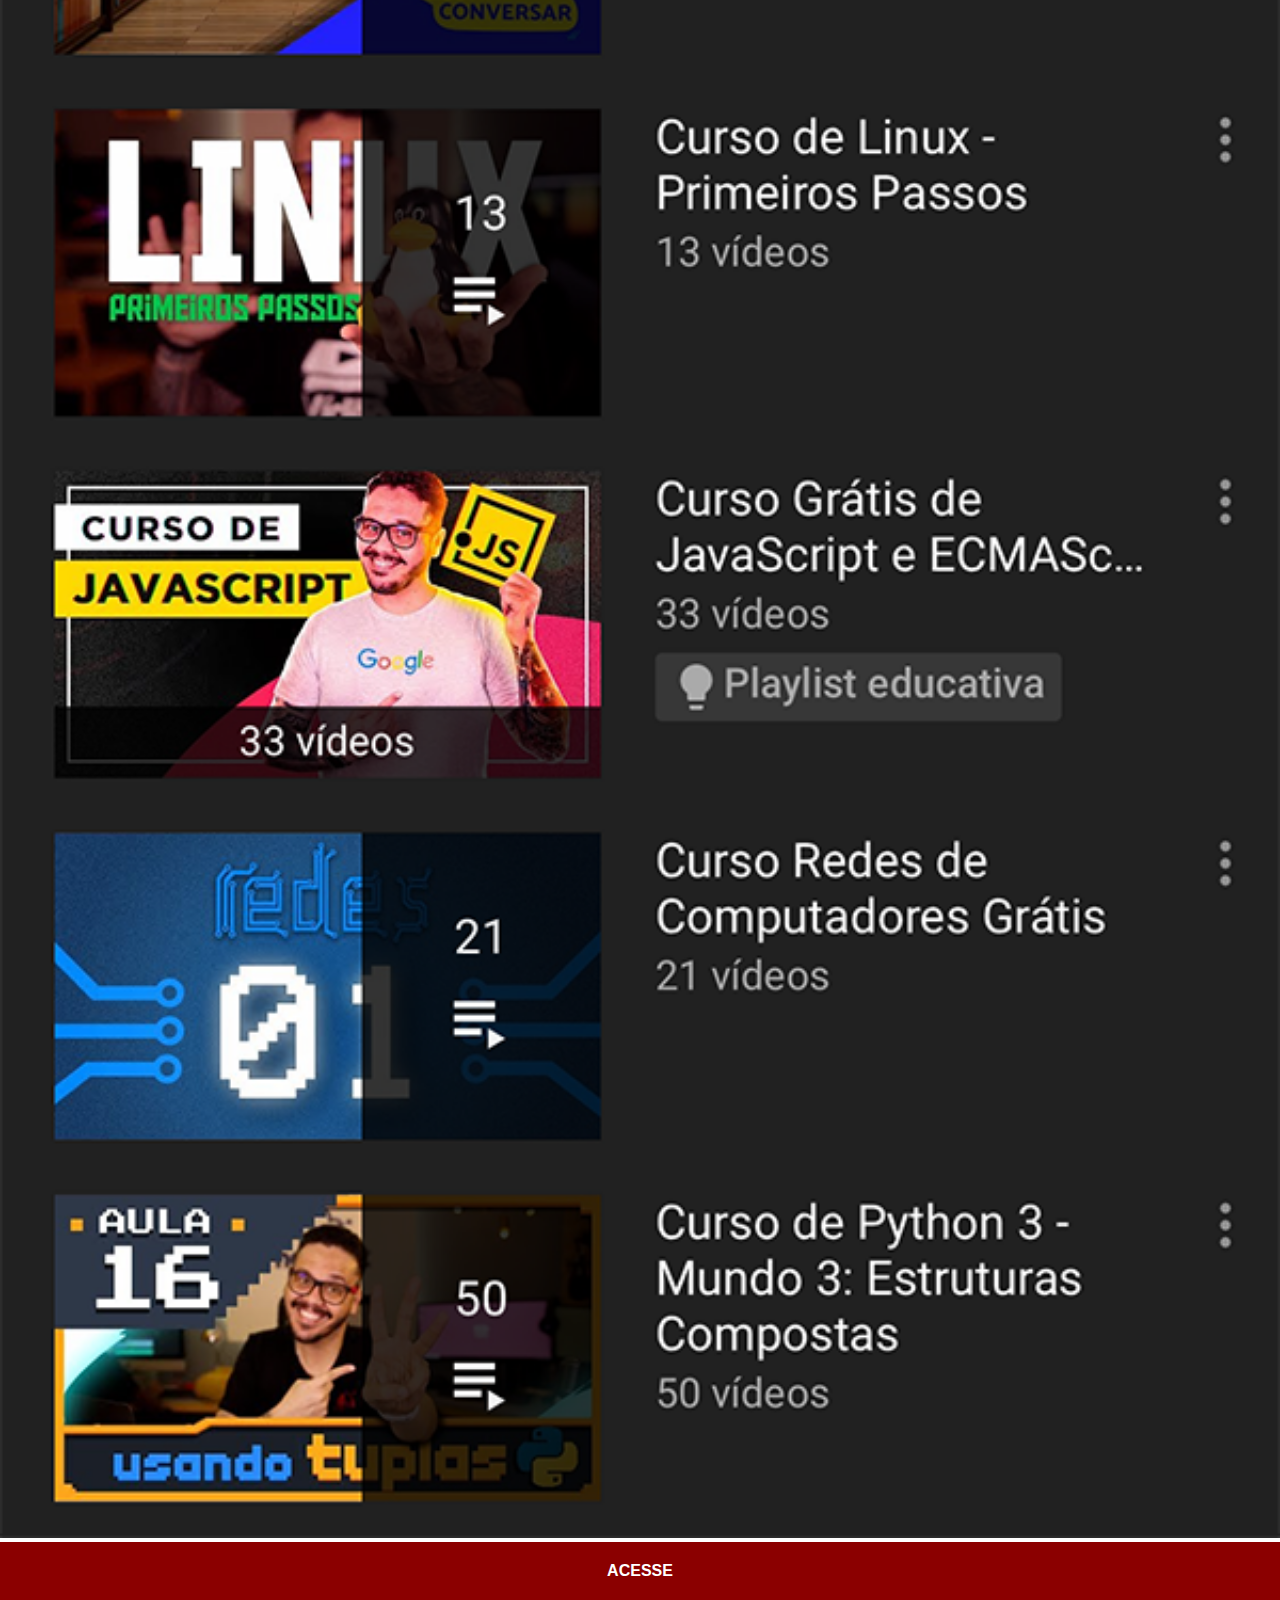
<file: youtube.html>
<!DOCTYPE html>
<html lang="pt-br">
<head>
  <meta charset="UTF-8">
  <meta http-equiv="X-UA-Compatible" content="IE=edge">
  <meta name="viewport" content="width=device-width, initial-scale=1.0">
  <title>Youtube</title>
</head>

<style>
  *{
    margin: 0px;
    padding: 0px;
    font-family: Arial, Helvetica, sans-serif;
  }
::-webkit-scrollbar {
  width: 0px;
  height: 0px;
}

  img{
    width: 100vw;

  }

  a{
    display: block;
    background-color: darkred;
    padding: 20px;
    text-align: center;
    font-weight: bold;
    text-decoration: none;
    color: white;
  }
</style>

<body>

  <img src="imagens/tela-youtube.png" alt="Youtube">

  <a href="https://www.youtube.com/user/cursoemvideo/playlists" target="_blank">ACESSE</a>

</body>

</html>
</file>
<file: estilos/style.css>
@charset "UTF-8";

* {
  margin: 0px;
  padding: 0px;
  font-family: Arial, Helvetica, sans-serif;
}

html, body {
  height: 100vh;
  width: 100vw;
  background-color: black;
}

body {
  background: url(../imagens/fundo-madeira.jpg) no-repeat top center/cover fixed;
}

main {
  position: relative;
  height: 100vh;
  
}

section#telefone {
  position: absolute;
  top: 50%;
  left: 50%;
  transform: translate(-50%, -50%);

  height: 627px;
  width: 311px;
  background: url('../imagens/frame-iphone.png') no-repeat;
}

iframe#tela {
  position: relative;
  top: 80px;
  left: 22px;
  width: 267px;
  height: 471px;
}

section#redes-sociais {
  text-align: right;
}

section#redes-sociais img {
  width: 50px;
  border-radius: 50%;
  margin: 10px;
  box-shadow: 2px 2px 5px rgba(0, 0, 0, 0.400);
  box-sizing: border-box;
}

section#redes-sociais img:hover {
  border: 2px solid rgba(255, 255, 255, 0.637);
  transform: translate(-3px, -3px);
  box-shadow: 5px 5px 10px rgba(0, 0, 0, 0.623);
  transition: transform 0.5s, border 1s;
}
</file>
<file: estilos/social.css>
@charset "UTF-8";

* {
  margin: 0px;
  padding: 0px;
  font-family: Arial, Helvetica, sans-serif;
}
::-webkit-scrollbar {
width: 0px;
height: 0px;
}

img{
  width: 100vw;

}

a{
  display: block;
  background-color: darkred;
  padding: 20px;
  text-align: center;
  font-weight: bold;
  text-decoration: none;
  color: white;
}
a:hover {
  background-color: red;
}
</file>
